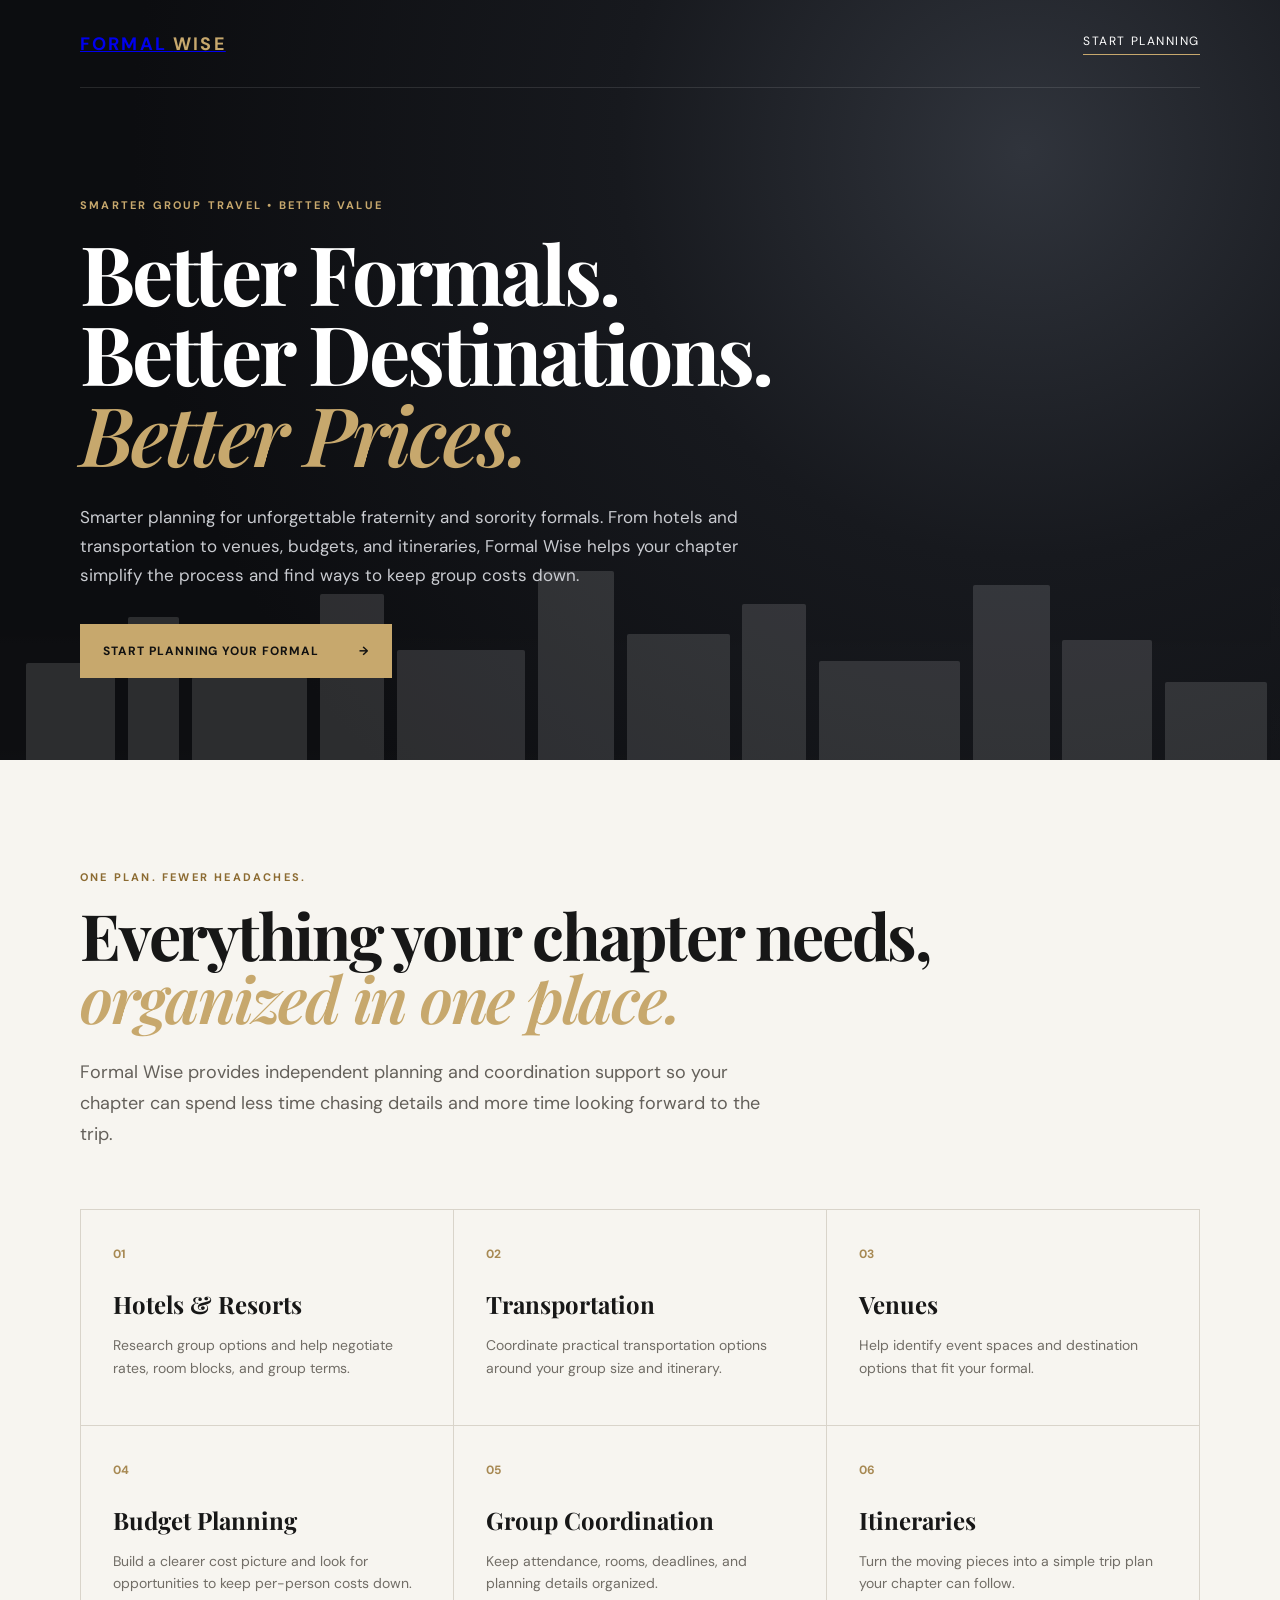
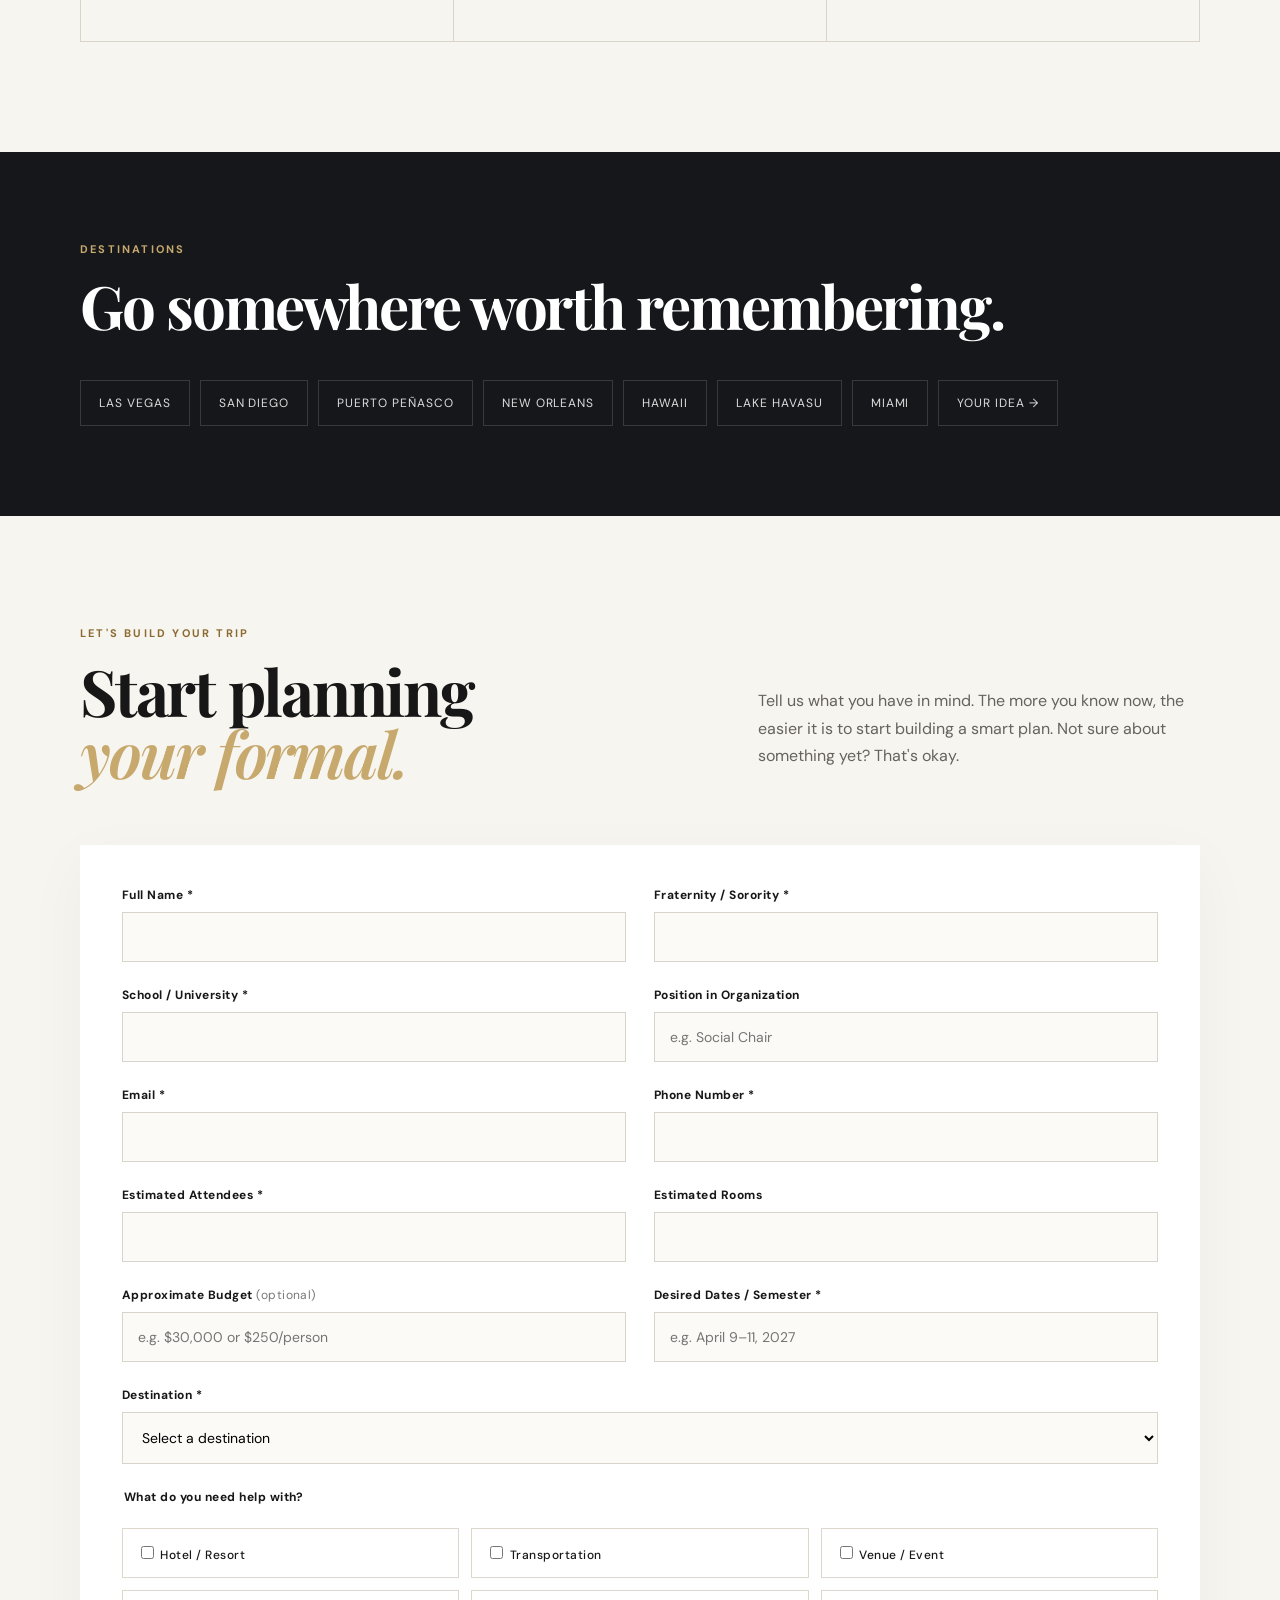
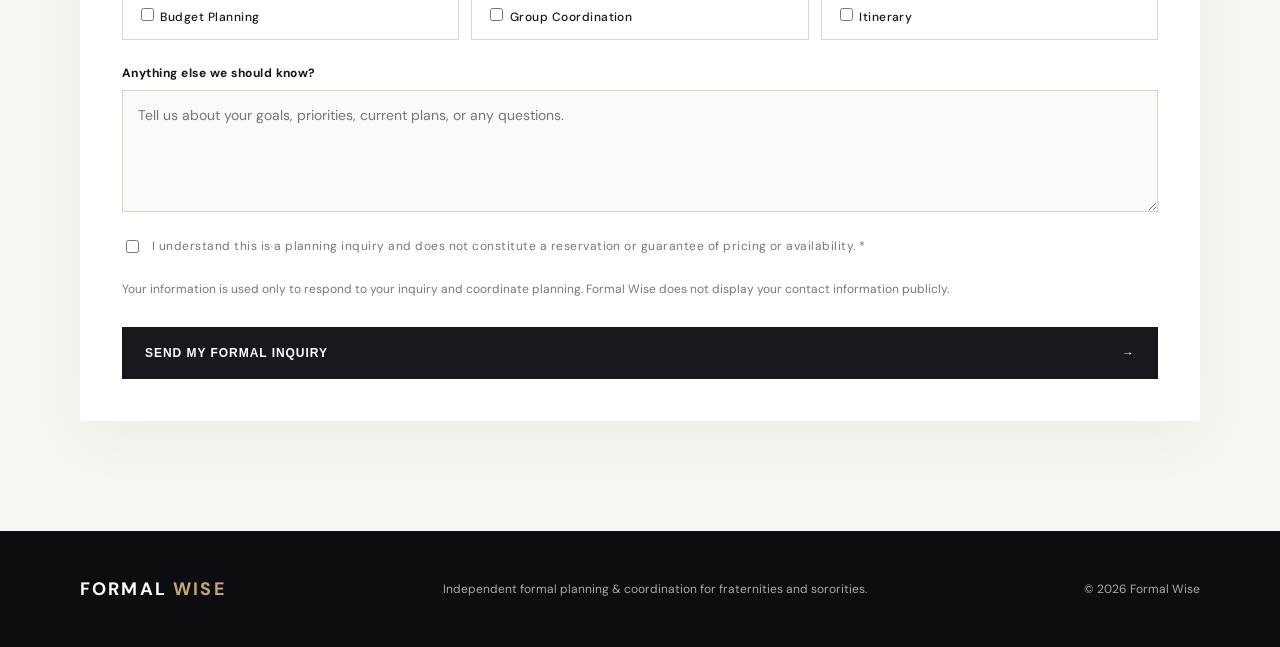
<file: index.html>
<!doctype html>
<html lang="en">
<head>
  <meta charset="utf-8">
  <meta name="viewport" content="width=device-width,initial-scale=1">
  <meta name="description" content="Formal Wise helps fraternities and sororities plan smarter destination formals with hotel negotiation, transportation, venues, budgets, group coordination, and itineraries.">
  <title>Formal Wise | Smarter Formal Planning</title>
  <link rel="preconnect" href="https://fonts.googleapis.com">
  <link rel="preconnect" href="https://fonts.gstatic.com" crossorigin>
  <link href="https://fonts.googleapis.com/css2?family=DM+Sans:wght@400;500;600;700&family=Playfair+Display:wght@600;700&display=swap" rel="stylesheet">
  <link rel="stylesheet" href="styles.css">
</head>
<body>
  <header class="hero">
    <nav class="nav wrap">
      <a class="brand" href="#top" aria-label="Formal Wise home">FORMAL <span>WISE</span></a>
      <a class="nav-cta" href="#plan">START PLANNING</a>
    </nav>

    <div class="hero-content wrap" id="top">
      <p class="eyebrow">SMARTER GROUP TRAVEL • BETTER VALUE</p>
      <h1>Better Formals.<br>Better Destinations.<br><em>Better Prices.</em></h1>
      <p class="hero-copy">Smarter planning for unforgettable fraternity and sorority formals. From hotels and transportation to venues, budgets, and itineraries, Formal Wise helps your chapter simplify the process and find ways to keep group costs down.</p>
      <a class="button primary" href="#plan">START PLANNING YOUR FORMAL <span>→</span></a>
    </div>

    <div class="skyline" aria-hidden="true">
      <span style="--x:2%;--w:7%;--h:42%"></span><span style="--x:10%;--w:4%;--h:62%"></span>
      <span style="--x:15%;--w:9%;--h:36%"></span><span style="--x:25%;--w:5%;--h:72%"></span>
      <span style="--x:31%;--w:10%;--h:48%"></span><span style="--x:42%;--w:6%;--h:82%"></span>
      <span style="--x:49%;--w:8%;--h:55%"></span><span style="--x:58%;--w:5%;--h:68%"></span>
      <span style="--x:64%;--w:11%;--h:43%"></span><span style="--x:76%;--w:6%;--h:76%"></span>
      <span style="--x:83%;--w:7%;--h:52%"></span><span style="--x:91%;--w:8%;--h:34%"></span>
    </div>
  </header>

  <main>
    <section class="intro wrap">
      <p class="eyebrow dark">ONE PLAN. FEWER HEADACHES.</p>
      <h2>Everything your chapter needs,<br><em>organized in one place.</em></h2>
      <p class="lead">Formal Wise provides independent planning and coordination support so your chapter can spend less time chasing details and more time looking forward to the trip.</p>

      <div class="services">
        <article><b>01</b><h3>Hotels & Resorts</h3><p>Research group options and help negotiate rates, room blocks, and group terms.</p></article>
        <article><b>02</b><h3>Transportation</h3><p>Coordinate practical transportation options around your group size and itinerary.</p></article>
        <article><b>03</b><h3>Venues</h3><p>Help identify event spaces and destination options that fit your formal.</p></article>
        <article><b>04</b><h3>Budget Planning</h3><p>Build a clearer cost picture and look for opportunities to keep per-person costs down.</p></article>
        <article><b>05</b><h3>Group Coordination</h3><p>Keep attendance, rooms, deadlines, and planning details organized.</p></article>
        <article><b>06</b><h3>Itineraries</h3><p>Turn the moving pieces into a simple trip plan your chapter can follow.</p></article>
      </div>
    </section>

    <section class="destinations">
      <div class="wrap">
        <p class="eyebrow">DESTINATIONS</p>
        <h2>Go somewhere worth remembering.</h2>
        <div class="destination-list">
          <span>LAS VEGAS</span><span>SAN DIEGO</span><span>PUERTO PEÑASCO</span><span>NEW ORLEANS</span>
          <span>HAWAII</span><span>LAKE HAVASU</span><span>MIAMI</span><span>YOUR IDEA →</span>
        </div>
      </div>
    </section>

    <section class="plan wrap" id="plan">
      <div class="form-heading">
        <div>
          <p class="eyebrow dark">LET'S BUILD YOUR TRIP</p>
          <h2>Start planning<br><em>your formal.</em></h2>
        </div>
        <p>Tell us what you have in mind. The more you know now, the easier it is to start building a smart plan. Not sure about something yet? That's okay.</p>
      </div>

      <!-- FORM SETUP:
           Replace YOUR_FORMSPREE_ID in the action below after creating a free Formspree form.
           Your private receiving email is NOT stored in this public website code. -->
      <form class="inquiry-form" action="https://formspree.io/f/mbgdaelb" method="POST">
        <input type="hidden" name="_subject" value="New Formal Wise Inquiry">

        <div class="field"><label for="name">Full Name *</label><input id="name" name="Full Name" required autocomplete="name"></div>
        <div class="field"><label for="org">Fraternity / Sorority *</label><input id="org" name="Fraternity or Sorority" required></div>
        <div class="field"><label for="school">School / University *</label><input id="school" name="School or University" required></div>
        <div class="field"><label for="position">Position in Organization</label><input id="position" name="Position" placeholder="e.g. Social Chair"></div>
        <div class="field"><label for="email">Email *</label><input id="email" type="email" name="Email" required autocomplete="email"></div>
        <div class="field"><label for="phone">Phone Number *</label><input id="phone" type="tel" name="Phone Number" required autocomplete="tel"></div>
        <div class="field"><label for="attendees">Estimated Attendees *</label><input id="attendees" type="number" min="1" name="Estimated Attendees" required></div>
        <div class="field"><label for="rooms">Estimated Rooms</label><input id="rooms" type="number" min="0" name="Estimated Rooms"></div>
        <div class="field"><label for="budget">Approximate Budget <span>(optional)</span></label><input id="budget" name="Approximate Budget" placeholder="e.g. $30,000 or $250/person"></div>
        <div class="field"><label for="dates">Desired Dates / Semester *</label><input id="dates" name="Desired Dates or Semester" placeholder="e.g. April 9–11, 2027" required></div>

        <div class="field full">
          <label for="destination">Destination *</label>
          <select id="destination" name="Destination" required>
            <option value="" selected disabled>Select a destination</option>
            <option>Las Vegas</option><option>San Diego</option><option>Puerto Peñasco</option>
            <option>New Orleans</option><option>Hawaii</option><option>Lake Havasu</option>
            <option>Miami</option><option>Other</option>
          </select>
        </div>
        <div class="field full hidden" id="other-wrap"><label for="other">Where are you thinking?</label><input id="other" name="Other Destination"></div>

        <fieldset class="full">
          <legend>What do you need help with?</legend>
          <div class="checks">
            <label><input type="checkbox" name="Needs" value="Hotel / Resort"> Hotel / Resort</label>
            <label><input type="checkbox" name="Needs" value="Transportation"> Transportation</label>
            <label><input type="checkbox" name="Needs" value="Venue / Event"> Venue / Event</label>
            <label><input type="checkbox" name="Needs" value="Budget Planning"> Budget Planning</label>
            <label><input type="checkbox" name="Needs" value="Group Coordination"> Group Coordination</label>
            <label><input type="checkbox" name="Needs" value="Itinerary"> Itinerary</label>
          </div>
        </fieldset>

        <div class="field full"><label for="details">Anything else we should know?</label><textarea id="details" name="Additional Details" rows="5" placeholder="Tell us about your goals, priorities, current plans, or any questions."></textarea></div>

        <label class="consent full"><input type="checkbox" required> <span>I understand this is a planning inquiry and does not constitute a reservation or guarantee of pricing or availability. *</span></label>
        <p class="privacy full">Your information is used only to respond to your inquiry and coordinate planning. Formal Wise does not display your contact information publicly.</p>

        <button class="button submit full" type="submit">SEND MY FORMAL INQUIRY <span>→</span></button>
      </form>
    </section>
  </main>

  <footer>
    <div class="wrap footer-inner">
      <div class="brand">FORMAL <span>WISE</span></div>
      <p>Independent formal planning & coordination for fraternities and sororities.</p>
      <p>© <span id="year"></span> Formal Wise</p>
    </div>
  </footer>
  <script src="script.js"></script>
  <script>
    (() => {
      const form = document.querySelector('.inquiry-form');
      if (!form) return;
      const button = form.querySelector('button[type="submit"]');
      const error = document.createElement('p');
      error.setAttribute('role', 'alert');
      error.style.cssText = 'grid-column:1/-1;color:#a52d2d;font-weight:600;display:none;';
      error.textContent = 'Your inquiry could not be sent. Please check your connection and try again.';
      button.insertAdjacentElement('afterend', error);
      let submitting = false;
      form.addEventListener('submit', async (event) => {
        event.preventDefault();
        if (submitting || !form.reportValidity()) return;
        submitting = true;
        error.style.display = 'none';
        button.disabled = true;
        button.textContent = 'SENDING YOUR INQUIRY…';
        try {
          const response = await fetch(form.action, {
            method: 'POST',
            body: new FormData(form),
            headers: { Accept: 'application/json' }
          });
          if (!response.ok) throw new Error('Submission failed');
          form.reset();
          sessionStorage.setItem('formalWiseSubmitted', '1');
          window.location.replace('thanks.html');
        } catch (e) {
          error.style.display = 'block';
          button.disabled = false;
          button.innerHTML = 'SEND MY FORMAL INQUIRY <span>→</span>';
          submitting = false;
        }
      });
      window.addEventListener('pageshow', () => {
        if (sessionStorage.getItem('formalWiseSubmitted') === '1') {
          form.reset();
          sessionStorage.removeItem('formalWiseSubmitted');
        }
      });
    })();
  </script>
</body>
</html>
</file>
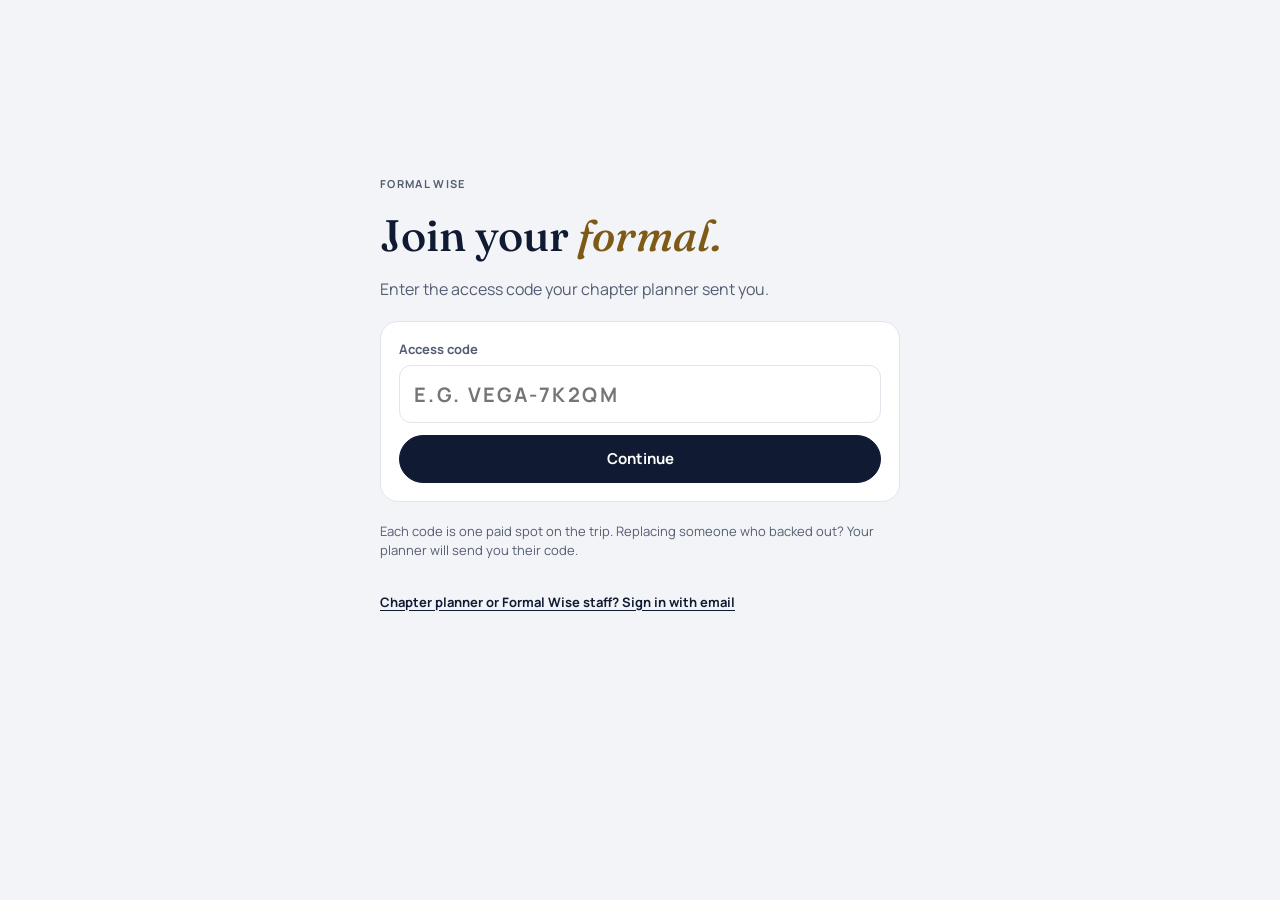
<file: app/index.html>
<!doctype html>
<html lang="en">
<head>
<meta charset="utf-8">
<meta name="viewport" content="width=device-width, initial-scale=1, viewport-fit=cover">
<meta name="format-detection" content="telephone=no">
<title>Formal Wise</title>
<link rel="preconnect" href="https://fonts.googleapis.com">
<link rel="stylesheet" href="https://fonts.googleapis.com/css2?family=Fraunces:ital,opsz,wght@0,9..144,500;0,9..144,600;1,9..144,500&family=Manrope:wght@400;500;600;700&display=swap">
<style>
/* Layout: one app column; a test-mode role bar on top, member screens with a bottom tab bar, planner/admin as wider single-column consoles. */
:root{
  --bg:#F3F4F7; --surface:#FFFFFF; --ink:#101B33; --muted:#545D72; --line:#E1E4EB; --soft:#EDF0F5;
  --hero:#101B33; --on-hero:#FFFFFF; --on-hero-muted:#C9CFDB;
  --gold:#C9963A; --gold-ink:#7E5A17; --ok:#1F5FBF; --warn:#A9520D; --warn-bg:#FCF1E4;
  --btn:#101B33; --on-btn:#FFFFFF;
  --display:"Fraunces", Georgia, "Times New Roman", serif;
  --body:"Manrope", system-ui, -apple-system, "Segoe UI", sans-serif;
}
@media (prefers-color-scheme: dark){:root:not([data-theme="light"]){
  --bg:#0B1222; --surface:#141D33; --ink:#EEF1F7; --muted:#A3ACBF; --line:#26324F; --soft:#1B2642;
  --hero:#1C2949; --on-hero:#FFFFFF; --on-hero-muted:#C2CADB;
  --gold:#D9A94F; --gold-ink:#E6BD6C; --ok:#86ADF2; --warn:#F2A766; --warn-bg:#2F2213;
  --btn:#EEF1F7; --on-btn:#0B1222; color-scheme:dark}}
:root[data-theme="dark"]{
  --bg:#0B1222; --surface:#141D33; --ink:#EEF1F7; --muted:#A3ACBF; --line:#26324F; --soft:#1B2642;
  --hero:#1C2949; --on-hero:#FFFFFF; --on-hero-muted:#C2CADB;
  --gold:#D9A94F; --gold-ink:#E6BD6C; --ok:#86ADF2; --warn:#F2A766; --warn-bg:#2F2213;
  --btn:#EEF1F7; --on-btn:#0B1222; color-scheme:dark}
html,body{height:100%}
body{background:var(--bg);color:var(--ink);font-family:var(--body);font-size:15px;line-height:1.45}
*{box-sizing:border-box}
button,input,select,textarea{font:inherit;color:inherit}
button{cursor:pointer}
:focus-visible{outline:2px solid var(--gold);outline-offset:2px}
h1,h2,h3{margin:0;text-wrap:balance}
.rolebar{position:sticky;top:0;z-index:5;background:var(--surface);border-bottom:1px solid var(--line);padding-block:8px;padding-left:max(16px,var(--safe-area-inset-left,env(safe-area-inset-left,0px)));padding-right:max(16px,var(--safe-area-inset-right,env(safe-area-inset-right,0px)))}
.rolebar-in{max-width:1040px;margin:0 auto;display:flex;flex-wrap:wrap;gap:10px;align-items:center;justify-content:space-between}
.tm{font-size:11px;font-weight:700;letter-spacing:.12em;color:var(--muted)}
.seg{display:flex;gap:4px;background:var(--soft);padding:4px;border-radius:14px}
.seg button{min-height:40px;padding:0 14px;border:none;border-radius:10px;background:transparent;font-weight:700;font-size:14px}
.seg button[aria-pressed="true"]{background:var(--btn);color:var(--on-btn)}
.wrap{padding-block:20px 120px;padding-left:max(16px,var(--safe-area-inset-left,env(safe-area-inset-left,0px)));padding-right:max(16px,var(--safe-area-inset-right,env(safe-area-inset-right,0px)))}
.col{margin:0 auto;display:flex;flex-direction:column;gap:16px}
.col.narrow{max-width:520px}.col.wide{max-width:1040px}
.eyebrow{font-size:12px;font-weight:700;letter-spacing:.08em;color:var(--muted);text-transform:uppercase}
.h1{font-family:var(--display);font-weight:500;font-size:32px;line-height:1.1}
.h1 em{font-style:italic}
.card{background:var(--surface);border:1px solid var(--line);border-radius:18px;padding:18px;display:flex;flex-direction:column;gap:12px;min-width:0}
.card.strong{border:2px solid var(--ink)}
.hero{background:var(--hero);color:var(--on-hero);border-radius:20px;padding:22px;display:flex;flex-direction:column;gap:16px}
.hero .eyebrow{color:var(--on-hero-muted)}
.hero .place{font-family:var(--display);font-size:34px;line-height:1.05;font-weight:500}
.hero .place em{color:var(--gold);font-style:italic}
.tiles{display:grid;grid-template-columns:repeat(auto-fit,minmax(130px,1fr));gap:10px}
.tile{background:rgba(255,255,255,.08);border-radius:14px;padding:12px}
.tile b{display:block;font-family:var(--display);font-size:28px;font-weight:600;font-variant-numeric:tabular-nums}
.tile span{font-size:12px;color:var(--on-hero-muted)}
.countdown{background:rgba(255,255,255,.08);border:1px solid rgba(255,255,255,.14);border-radius:20px;padding:14px 12px 16px;display:flex;flex-direction:column;gap:10px}
.cd-grid{display:grid;grid-template-columns:repeat(4,minmax(0,1fr));gap:4px;text-align:center}
.cd-grid b{display:block;font-family:var(--display);font-size:clamp(24px,7.5vw,34px);font-weight:600;line-height:1;font-variant-numeric:tabular-nums}
.cd-grid span{display:block;margin-top:5px;font-size:10px;font-weight:700;letter-spacing:.1em;text-transform:uppercase;color:var(--on-hero-muted)}
.cd-cap{text-align:center;font-size:15px;line-height:1.45;color:var(--on-hero-muted)}
.cd-ev{display:block;font-size:19px;font-weight:700;color:var(--on-hero);margin-top:2px}
.cd-when{display:block;font-size:16px;font-weight:600;color:var(--on-hero)}
.cd-none{text-align:center;font-family:var(--display);font-size:24px;padding:6px 0}
.stat{background:var(--surface);border:1px solid var(--line);border-radius:16px;padding:16px;display:flex;flex-direction:column;gap:4px}
.stat b{font-family:var(--display);font-size:30px;font-weight:500;font-variant-numeric:tabular-nums}
.stat span{font-size:13px;color:var(--muted);font-weight:600}
.btn{min-height:48px;padding:0 18px;border-radius:24px;border:1px solid var(--btn);background:var(--btn);color:var(--on-btn);font-weight:700;font-size:15px;display:inline-flex;align-items:center;justify-content:center;gap:8px}
.btn.ghost{background:var(--surface);color:var(--ink);border-color:var(--ink)}
.btn.gold{background:var(--gold);border-color:var(--gold);color:#101B33}
.btn.sm{min-height:40px;padding:0 14px;font-size:14px}
.btn.danger{background:var(--surface);color:var(--warn);border-color:var(--warn)}
.btn[disabled]{opacity:.5;cursor:default}
.row{display:flex;flex-wrap:wrap;gap:8px;align-items:center}
.between{display:flex;flex-wrap:wrap;gap:10px;justify-content:space-between;align-items:center}
.field{display:flex;flex-direction:column;gap:6px;min-width:0}
.field label{font-size:13px;font-weight:700;color:var(--muted)}
.input{min-height:48px;width:100%;border-radius:12px;border:1px solid var(--line);background:var(--surface);padding:0 14px;font-size:16px}
textarea.input{min-height:90px;padding:12px 14px;resize:vertical}
.grid2{display:grid;grid-template-columns:repeat(auto-fit,minmax(200px,1fr));gap:12px}
.pill{display:inline-flex;align-items:center;min-height:26px;padding:0 10px;border-radius:13px;font-size:12px;font-weight:700;background:var(--soft);color:var(--ink)}
.pill.ok{color:var(--ok)}.pill.warn{background:var(--warn-bg);color:var(--warn)}
.muted{color:var(--muted)}.small{font-size:13px}
.note{background:var(--warn-bg);color:var(--warn);border-radius:14px;padding:12px 14px;font-size:14px;font-weight:600}
.info{background:var(--soft);border-radius:14px;padding:12px 14px;font-size:14px;color:var(--ink)}
.list{display:flex;flex-direction:column}
.li{display:flex;align-items:center;gap:12px;min-height:56px;padding:8px 0;border-top:1px solid var(--line)}
.li:first-child{border-top:none}
.av{width:38px;height:38px;flex:none;border-radius:19px;background:var(--soft);display:flex;align-items:center;justify-content:center;font-size:12px;font-weight:700}
.grow{flex:1;min-width:0}
.todo{display:flex;align-items:center;gap:12px;min-height:52px;width:100%;background:none;border:none;border-top:1px solid var(--line);text-align:left;padding:6px 0}
.check{width:24px;height:24px;flex:none;border-radius:12px;border:2px solid var(--line);display:flex;align-items:center;justify-content:center}
.check.on{background:var(--ink);border-color:var(--ink);color:var(--bg)}
.groups{display:grid;grid-template-columns:repeat(auto-fill,minmax(150px,1fr));gap:10px}
.group{border:1px solid var(--line);border-radius:14px;padding:12px;display:flex;flex-direction:column;gap:8px;background:var(--surface)}
.group.mine{border:2px solid var(--ink)}
.codes{display:grid;grid-template-columns:repeat(auto-fill,minmax(150px,1fr));gap:8px}
.code{font-family:ui-monospace,"SF Mono",Menlo,Consolas,monospace;font-weight:700;letter-spacing:.06em;background:var(--soft);border-radius:10px;padding:8px 10px;display:flex;justify-content:space-between;align-items:center;gap:6px;min-height:44px;border:none;width:100%;text-align:left}
details.fold>summary{list-style:none;cursor:pointer;display:flex;justify-content:space-between;align-items:center;gap:10px;min-height:44px}
details.fold>summary::-webkit-details-marker{display:none}
details.fold .chev{width:10px;height:10px;border-right:2px solid var(--muted);border-bottom:2px solid var(--muted);transform:rotate(45deg);transition:transform .15s;flex:none;margin-right:6px}
details.fold[open] .chev{transform:rotate(-135deg)}
.tablewrap{overflow-x:auto;min-width:0;max-width:100%}
table{width:100%;min-width:720px;border-collapse:collapse;font-size:14px}
th{text-align:left;font-size:12px;letter-spacing:.06em;color:var(--muted);padding:10px 8px;border-bottom:1px solid var(--line)}
td{padding:10px 8px;border-bottom:1px solid var(--line);vertical-align:top}
.tabs{position:fixed;left:0;right:0;bottom:0;z-index:5;background:var(--surface);border-top:1px solid var(--line);padding-top:6px;padding-bottom:calc(8px + var(--safe-area-inset-bottom,env(safe-area-inset-bottom,0px)));padding-left:max(8px,var(--safe-area-inset-left,env(safe-area-inset-left,0px)));padding-right:max(8px,var(--safe-area-inset-right,env(safe-area-inset-right,0px)))}
.tabs-in{max-width:520px;margin:0 auto;display:grid;grid-template-columns:repeat(5,minmax(0,1fr))}
.tabs button{min-height:52px;border:none;background:none;display:flex;flex-direction:column;align-items:center;justify-content:center;gap:3px;font-size:11px;font-weight:600;color:var(--muted)}
.tabs button[aria-current="page"]{color:var(--ink);font-weight:800}
.toast{position:fixed;left:50%;transform:translateX(-50%);bottom:calc(92px + var(--safe-area-inset-bottom,env(safe-area-inset-bottom,0px)));z-index:9;background:var(--btn);color:var(--on-btn);padding:12px 18px;border-radius:14px;font-weight:600;font-size:14px;max-width:min(92vw,460px);box-shadow:0 8px 24px rgba(0,0,0,.18)}
.join{min-height:calc(100vh - 140px);display:flex;flex-direction:column;justify-content:center;gap:20px}
.big{font-family:var(--display);font-size:44px;line-height:1.05;font-weight:500}
.big em{font-style:italic;color:var(--gold-ink)}
.codein{min-height:58px;font-size:20px;font-weight:700;letter-spacing:.12em;text-transform:uppercase}
.dayh{font-size:12px;font-weight:700;letter-spacing:.08em;color:var(--gold-ink);padding-top:10px}
.ev{display:flex;gap:14px;padding:12px 0;border-top:1px solid var(--line)}
.ev .t{width:76px;flex:none;font-weight:700;font-variant-numeric:tabular-nums}
.roomshow{display:flex;justify-content:space-between;align-items:center;gap:12px;margin:0 0 10px 50px;padding:12px 14px;border-radius:12px;background:var(--hero);color:var(--on-hero)}
.roomshow b{font-family:var(--display);font-size:26px;font-weight:600}
.sr{position:absolute;width:1px;height:1px;overflow:hidden;clip:rect(0 0 0 0);white-space:nowrap}
.loading{padding:40px 0;text-align:center;color:var(--muted)}
@media (prefers-reduced-motion: no-preference){.toast{animation:pop .18s ease-out}@keyframes pop{from{opacity:0;transform:translate(-50%,8px)}to{opacity:1;transform:translate(-50%,0)}}}
.linkbtn{background:none;border:none;padding:8px 0;min-height:44px;font-weight:700;color:var(--ink);text-decoration:underline;text-underline-offset:3px;text-align:left}
body{margin:0;-webkit-tap-highlight-color:transparent}
[hidden]{display:none!important}
/* Phones: keep content clear of the status bar / notch. */
.rolebar{padding-top:calc(8px + var(--safe-area-inset-top,env(safe-area-inset-top,0px)))}
.wrap{padding-top:calc(20px + var(--safe-area-inset-top,env(safe-area-inset-top,0px)))}
body.has-top .wrap{padding-top:20px}
</style>
<script src="config.js"></script>
<script src="vendor/supabase.js"></script>
</head>
<body>
<div class="rolebar" id="topbar" hidden><div class="rolebar-in">
  <div style="min-width:0"><div class="tm">FORMAL WISE</div><div class="small muted" id="who" style="overflow-wrap:anywhere"></div></div>
  <div class="row"><div class="seg" role="group" aria-label="View as" id="roles"></div><button class="btn ghost sm" data-act="staffout">Sign out</button></div>
</div></div>
<div class="wrap"><div id="view" class="col narrow"><div class="loading">Loading…</div></div></div>
<nav class="tabs" id="tabs" aria-label="Member" hidden><div class="tabs-in" id="tabs-in"></div></nav>
<div class="toast" id="toast" role="status" aria-live="polite" hidden></div>

<script>
(function(){
/* Data comes from Supabase. Every read and write goes through fw_* database functions,
   which check who is signed in: members sign in anonymously and claim a code; planners and admins sign in with an emailed code. */
const st={role:'guest',email:null,me:null,tab:'home',trips:{},codes:{},members:{},loaded:false,netErr:false,fatal:'',
  view:'admin',screen:'join',staff:{step:'email',email:''},
  plannerTrip:'',adminOpen:{},confirm:'',openPerson:'',q:'',detail:'',busy:'',signedOut:false};
function ls(k){try{return localStorage.getItem(k)}catch(e){return null}}
function lsSet(k,v){try{v==null?localStorage.removeItem(k):localStorage.setItem(k,v)}catch(e){}}
st.view=ls('fw.view')==='planner'?'planner':'admin';
let sb=null,pending=false,lastSig='';
const esc=s=>String(s==null?'':s).replace(/[&<>"']/g,c=>({'&':'&amp;','<':'&lt;','>':'&gt;','"':'&quot;',"'":'&#39;'}[c]));
const $=id=>document.getElementById(id);
const initials=n=>(n||'?').split(/\s+/).filter(Boolean).slice(0,2).map(w=>w[0]).join('').toUpperCase();
let toastT;
function toast(msg){const t=$('toast');t.textContent=msg;t.hidden=false;clearTimeout(toastT);toastT=setTimeout(()=>{t.hidden=true},3600)}
function failMsg(e){
  if(e&&e.code==='P0001'&&e.message)return e.message;
  if(e&&e.friendly)return e.message;
  if(e&&/jwt|token|session/i.test(e.message||''))return 'Your sign-in expired. Sign in again.';
  const why=(e&&e.message)||'';
  return 'That didn’t save. Check your connection and try again.'+(why&&!/fetch|network|load failed/i.test(why)?' ('+why.slice(0,120)+')':'')}

/* ---------- server ---------- */
async function api(fn,payload){
  if(!sb)throw new Error('offline');
  const {data,error}=await sb.rpc('fw_'+fn,{p:payload||{}});
  if(error){const e=new Error(error.message||'Request failed');e.code=error.code;throw e}
  return data;
}
async function hasSession(){try{const r=await sb.auth.getSession();return !!(r&&r.data&&r.data.session)}catch(e){return false}}
function applyState(d){
  st.role=d.role||'guest';st.email=d.email||null;st.me=d.me||null;
  st.trips=d.trips||{};st.codes=d.codes||{};st.members=d.members||{};
  if(st.role==='guest'&&ls('fw.lastCode')){st.signedOut=true;lsSet('fw.lastCode',null)}
  if(st.role==='member')st.signedOut=false;
}
function applyGuest(){applyState({role:'guest'})}
/* Load everything this person is allowed to see. Re-renders only when something changed. */
async function load(force){
  let d;
  if(!(await hasSession()))d={role:'guest'};
  else d=await api('get_state',{});
  const sig=JSON.stringify(d);
  st.netErr=false;
  if(!force&&sig===lastSig&&st.loaded)return;
  lastSig=sig;applyState(d);st.loaded=true;schedule();
}
async function refresh(){try{await load(true)}catch(e){}}
async function call(fn,payload,msg){const r=await api(fn,payload);await refresh();pending=false;render();if(msg)toast(typeof msg==='function'?msg(r):msg);return r}
const upd=(tid,patch,msg)=>call('update_trip',{trip:tid,patch},msg);
/* Planner invite emails go out through the invite-planner Edge Function (it holds the Resend key, the app never does). */
async function sendInvites(tid,emails,force){
  let r;
  try{const {data,error}=await sb.functions.invoke('invite-planner',{body:{trip:tid,emails:emails||null,force:!!force}});if(error)throw error;r=data||{}}
  catch(e){r={error:true}}
  await refresh();pending=false;render();return r}
function inviteMsg(r){
  if(!r||r.error||(r.failed&&r.failed.length&&!(r.sent||[]).length))return ' The invite email didn’t send. Use Send invite on the trip to try again.';
  if((r.sent||[]).length)return ' Invite emailed to '+r.sent.join(', ')+'.';
  return ''}

/* ---------- data helpers ---------- */
const tripCodes=id=>Object.entries(st.codes).filter(([,c])=>c.tripId===id).map(([k,c])=>Object.assign({id:k},c)).sort((a,b)=>a.id.localeCompare(b.id));
const tripMembers=id=>Object.entries(st.members).filter(([,m])=>m.tripId===id).map(([k,m])=>Object.assign({id:k},m));
const youDone=m=>!!(m&&m.you&&['name','dob','phone','ecName','ecPhone'].every(k=>m.you[k]));
const dateDone=m=>!!(m&&(m.solo||(m.date&&['name','dob','phone','ecName','ecPhone'].every(k=>m.date[k]))));
const infoDone=m=>youDone(m)&&dateDone(m);
function blankMember(tripId,code,keep){return {tripId,code,you:{},date:{},solo:false,roomId:(keep&&keep.roomId)||'',hotelRoom:(keep&&keep.hotelRoom)||'',paidChapter:false,updatedAt:Date.now()}}
/* Rooms: standard = 2 members + their dates, solo = 1 member + date, penthouse = 2-4 members + dates. Each member holds 2 places: himself and his date. */
function roomsOf(t){if(t&&t.rooms&&t.rooms.length)return t.rooms;const n=(t&&t.groups)||Math.ceil(((t&&t.spots)||4)/4);return Array.from({length:n},(_,i)=>({id:'g'+(i+1),label:'Room '+(i+1),type:'standard',maxMembers:2}))}
const roomIdOf=m=>(m&&(m.roomId||(m.group?'g'+m.group:'')))||'';
const hasDate=m=>!!(m&&!m.solo&&m.date&&m.date.name);
const peopleIn=list=>list.reduce((s,m)=>s+1+(hasDate(m)?1:0),0);
function roomById(t,rid){return roomsOf(t).find(r=>r.id===rid)||null}
function roomLabel(t,rid){const r=roomById(t,rid);return r?r.label:''}
function roomRoster(tripId,rid){return tripMembers(tripId).filter(m=>roomIdOf(m)===rid)}
/* One roommate's hotel number covers the whole room: the most recently saved number in the room wins; the penthouse uses the admin's number. */
function roomNo(t,tripId,rid){if(!rid)return '';const r=roomById(t,rid);if(r&&r.type==='penthouse'&&r.number)return r.number;
  const ro=roomRoster(tripId,rid).filter(x=>x.hotelRoom).sort((a,b)=>(b.hotelAt||0)-(a.hotelAt||0));return ro.length?ro[0].hotelRoom:''}
/* What everyone else sees for a room in People: a solo room gets a plain "Room N" label so it looks like every other room. */
function publicRoomTitle(t,tripId,rid){const r=roomById(t,rid);if(!r||r.type!=='solo')return roomTitle(t,tripId,rid);
  let l=r.label||'';if(!/^Room \d+$/.test(l)){const rs=roomsOf(t),nums=rs.filter(x=>x.type!=='solo'&&x.type!=='penthouse').map(x=>+((/^Room (\d+)$/.exec(x.label||'')||[])[1]||0)),top=Math.max(rs.filter(x=>x.type!=='penthouse').length-rs.filter(x=>x.type==='solo').length,...nums,0);
    l='Room '+(top+1+rs.filter(x=>x.type==='solo').findIndex(x=>x.id===rid))}
  const n=roomNo(t,tripId,rid);return n?l+' - #'+n:l}
function hotelOf(t,m){return m?roomNo(t,m.tripId,roomIdOf(m)):''}
function roomTitle(t,tripId,rid){const l=roomLabel(t,rid);if(!l)return '';const n=roomNo(t,tripId,rid);return n?l+' - #'+n:l}
function pinnedBlock(t,big){const p=t&&t.pinned;if(!p||!p.text)return '';
  if(big)return `<div class="card" style="border:2px solid var(--gold);padding:22px;gap:14px"><div class="row" style="gap:8px;color:var(--gold-ink)"><svg width="20" height="20" viewBox="0 0 24 24" fill="none" stroke="currentColor" stroke-width="2" stroke-linecap="round" stroke-linejoin="round" aria-hidden="true"><path d="M12 17v5M9 3h6l-1 6 4 4H6l4-4z"/></svg><span class="eyebrow" style="color:var(--gold-ink);font-size:13px">Pinned</span></div><div style="white-space:pre-line;font-family:var(--display);font-size:24px;line-height:1.3;font-weight:500">${esc(p.text)}</div></div>`;
  return `<div class="card" style="border:2px solid var(--gold)"><div class="row" style="gap:8px;color:var(--gold-ink)"><svg width="16" height="16" viewBox="0 0 24 24" fill="none" stroke="currentColor" stroke-width="2" stroke-linecap="round" stroke-linejoin="round" aria-hidden="true"><path d="M12 17v5M9 3h6l-1 6 4 4H6l4-4z"/></svg><span class="eyebrow" style="color:var(--gold-ink)">Pinned</span></div><div style="white-space:pre-line;font-weight:600">${esc(p.text)}</div></div>`}
function pinForm(t,tripId){const ph=roomsOf(t).find(r=>r.type==='penthouse'),p=t.pinned;
  return `<form data-form="pin" class="card" novalidate><h2 style="font-size:18px">Pinned announcement</h2><p class="small muted" style="margin:0">Shows at the top of every member’s Home and Trip tabs, above the latest update.</p>
    <input type="hidden" name="trip" value="${esc(tripId)}">
    <div class="field"><label for="pin-${esc(tripId)}">Announcement</label><textarea id="pin-${esc(tripId)}" name="text" class="input" placeholder="e.g. Penthouse: Havasu Landing Resort, Room #1201">${esc(p&&p.text)}</textarea></div>
    <div class="row">${ph?`<button type="button" class="btn ghost sm" data-act="phpin" data-arg="${esc(tripId)}">Use penthouse location</button>`:''}<button class="btn sm" type="submit">${p&&p.text?'Update pin':'Pin it'}</button>${p&&p.text?`<button type="button" class="btn danger sm" data-act="unpin" data-arg="${esc(tripId)}">Unpin</button>`:''}</div></form>`}
const capacity=t=>roomsOf(t).reduce((s,r)=>s+r.maxMembers,0);
const regCap=t=>roomsOf(t).filter(r=>(r.type||'standard')==='standard').reduce((s,r)=>s+r.maxMembers,0);
const phRoom=t=>roomsOf(t).find(r=>r.type==='penthouse')||null;
const regCodes=id=>tripCodes(id).filter(c=>!c.penthouse&&!c.room), phCodes=id=>tripCodes(id).filter(c=>c.penthouse), soloCodes=id=>tripCodes(id).filter(c=>c.room);
function daysTo(start){if(!start)return null;const t=Date.parse(start+'T00:00:00');if(isNaN(t))return null;return Math.max(0,Math.ceil((t-Date.now())/86400000))}
const validSession=()=>st.role==='member'&&st.me&&st.me.code?st.me:null;
const myId=()=>(st.me&&st.me.memberId)||'';

/* ---------- render ---------- */
function isEditing(){const a=document.activeElement;return a&&$('view').contains(a)&&/^(INPUT|TEXTAREA|SELECT)$/.test(a.tagName)}
function schedule(){if(isEditing()){pending=true;return}render()}
document.addEventListener('focusout',()=>setTimeout(()=>{if(pending&&!isEditing()){pending=false;render()}},0));

function render(){st.unlockAt=null;
  const staff=st.role==='admin'||st.role==='planner'||st.role==='staff_unassigned';
  $('topbar').hidden=!staff;document.body.classList.toggle('has-top',staff);
  $('who').textContent=st.email?('Signed in as '+st.email):'';
  $('roles').hidden=st.role!=='admin';
  $('roles').innerHTML=st.role==='admin'?[['admin','Admin'],['planner','Planner view']].map(([r,l])=>`<button data-act="role" data-arg="${r}" aria-pressed="${st.view===r}">${l}</button>`).join(''):'';
  const v=$('view');
  v.className='col '+((st.role==='admin'||st.role==='planner')?'wide':'narrow');
  let html;
  if(st.fatal) html=`<div class="card"><h2 class="h1">App isn’t <em>set up</em></h2><p class="muted" style="margin:0">The Supabase settings are missing from config.js, or the Supabase library didn’t load. Run <b>npm install</b> and <b>npx cap sync</b>, then rebuild.</p></div>`;
  else if(!st.loaded&&st.netErr) html=`<div class="card"><h2 class="h1">Can’t <em>connect</em></h2><p class="muted" style="margin:0">Check your internet connection and try again.</p><button class="btn" data-act="retry">Try again</button></div>`;
  else if(!st.loaded) html='<div class="loading">Loading…</div>';
  else if(st.role==='admin') html=st.view==='planner'?plannerView():adminView();
  else if(st.role==='planner') html=plannerView();
  else if(st.role==='staff_unassigned') html=unassignedView();
  else if(st.role==='member') html=memberView();
  else html=st.screen==='staff'?staffView():joinView();
  v.innerHTML=html;
  tickCountdowns();
  const s=st.role==='member'&&validSession();
  $('tabs').hidden=!s;
  if(s){
    const tabs=[['home','Home','<path d="M3 10.5 12 3l9 7.5V20a1 1 0 0 1-1 1h-5v-6H9v6H4a1 1 0 0 1-1-1z"/>'],
      ['room','Room','<path d="M3 20V8m0 6h18v6M21 14v-2a3 3 0 0 0-3-3h-7v5"/><circle cx="7" cy="11" r="2"/>'],
      ['info','Info','<circle cx="12" cy="8" r="4"/><path d="M4 21a8 8 0 0 1 16 0"/>'],
      ['trip','Trip','<rect x="3" y="4.5" width="18" height="16" rx="2.5"/><path d="M3 9.5h18M8 2.5v4M16 2.5v4"/>'],
      ['people','People','<circle cx="9" cy="8" r="3.5"/><path d="M2.5 20a6.5 6.5 0 0 1 13 0"/><path d="M16 4.5a3.5 3.5 0 0 1 0 7M18 14a6.5 6.5 0 0 1 3.5 6"/>']];
    $('tabs-in').innerHTML=tabs.map(([k,l,p])=>`<button data-act="tab" data-arg="${k}" ${st.tab===k?'aria-current="page"':''}><svg width="22" height="22" viewBox="0 0 24 24" fill="none" stroke="currentColor" stroke-width="1.9" stroke-linecap="round" stroke-linejoin="round" aria-hidden="true">${p}</svg>${l}</button>`).join('');
  }
}

/* ---------- member ---------- */
function memberView(){
  const s=validSession();
  if(!s) return joinView();
  const tripId=s.tripId, trip=st.trips[tripId], m=st.members[s.memberId]||blankMember(tripId,s.code);
  m.code=s.code;
  if(!trip) return `<div class="card">This trip was removed by Formal Wise. <button class="btn ghost sm" data-act="signout">Sign out</button></div>`;
  if(st.tab==='room') return roomTab(trip,tripId,m,s.memberId);
  if(st.tab==='info') return infoTab(m);
  if(st.tab==='trip') return tripTab(trip);
  if(st.tab==='people') return peopleTab(trip,tripId);
  return homeTab(trip,tripId,m);
}
function joinView(){
  return `<div class="join">
    <div class="tm">FORMAL WISE</div>
    <h1 class="big">Join your <em>formal.</em></h1>
    <p class="muted" style="margin:0;font-size:16px">Enter the access code your chapter planner sent you.</p>
    ${st.signedOut?'<div class="note">You were signed out. If your planner reset your sign-in, just enter your code again. If your spot was transferred, contact your planner.</div>':''}
    <form data-form="join" class="card" novalidate>
      <div class="field"><label for="jcode">Access code</label>
      <input id="jcode" name="code" class="input codein" autocomplete="one-time-code" autocapitalize="characters" spellcheck="false" placeholder="e.g. VEGA-7K2QM" required></div>
      <button class="btn" type="submit" ${st.busy==='join'?'disabled':''}>${st.busy==='join'?'Checking…':'Continue'}</button>
    </form>
    <p class="small muted" style="margin:0">Each code is one paid spot on the trip. Replacing someone who backed out? Your planner will send you their code.</p>
    <button class="linkbtn small" data-act="staffscreen">Chapter planner or Formal Wise staff? Sign in with email</button>
  </div>`;
}
function staffView(){
  const s=st.staff;
  if(s.step==='code')return `<div class="join">
    <div class="tm">FORMAL WISE · STAFF</div>
    <h1 class="big">Check your <em>email.</em></h1>
    <p class="muted" style="margin:0;font-size:16px">We sent a sign-in code to <b>${esc(s.email)}</b>. It can take a minute to arrive, and it might land in spam.</p>
    <form data-form="staffcode" class="card" novalidate>
      <div class="field"><label for="otp">Sign-in code</label>
      <input id="otp" name="token" class="input codein" inputmode="numeric" autocomplete="one-time-code" maxlength="10" placeholder="123456" required></div>
      <button class="btn" type="submit" ${st.busy==='otp'?'disabled':''}>${st.busy==='otp'?'Checking…':'Sign in'}</button>
    </form>
    <div class="row"><button class="linkbtn small" data-act="staffresend">Send a new code</button><button class="linkbtn small" data-act="staffemail">Use a different email</button></div>
  </div>`;
  return `<div class="join">
    <div class="tm">FORMAL WISE · STAFF</div>
    <h1 class="big">Planner <em>sign in.</em></h1>
    <p class="muted" style="margin:0;font-size:16px">Use the personal email (like @gmail.com) Formal Wise has on file for your chapter. We’ll email you a code, no password needed.</p>
    <form data-form="staffemail" class="card" novalidate>
      <div class="field"><label for="semail">Email</label>
      <input id="semail" name="email" type="email" class="input" autocomplete="email" autocapitalize="none" spellcheck="false" placeholder="you@gmail.com" value="${esc(s.email)}" required></div>
      <button class="btn" type="submit" ${st.busy==='otp'?'disabled':''}>${st.busy==='otp'?'Sending…':'Email me a code'}</button>
    </form>
    <button class="linkbtn small" data-act="joinscreen">Have an access code? Join as a member</button>
  </div>`;
}
function unassignedView(){
  return `<div class="join">
    <div class="tm">FORMAL WISE</div>
    <h1 class="big">You’re <em>signed in.</em></h1>
    <div class="card"><p style="margin:0"><b>${esc(st.email||'')}</b> isn’t linked to a trip yet.</p>
      <p class="small muted" style="margin:0">Ask Formal Wise to add this email as your chapter’s planner. Once they do, tap Check again.</p>
      <div class="row"><button class="btn" data-act="retry">Check again</button></div></div>
  </div>`;
}
/* Itinerary events carry a calendar date + clock time; the countdown always targets the next one that hasn't happened yet. */
function evAt(e){if(!e||!e.date)return null;const t=Date.parse(e.date+'T'+(/^\d\d:\d\d$/.test(e.time||'')?e.time:'00:00')+':00');return isNaN(t)?null:t}
function sortedItin(t){return ((t&&t.itinerary)||[]).slice().sort((a,b)=>(evAt(a)??Infinity)-(evAt(b)??Infinity))}
function evDay(e){const a=evAt(e);return a?new Date(a).toLocaleDateString([], {weekday:'short',month:'short',day:'numeric'}):(e.day||'')}
function evTime(e){const a=evAt(e);return a?new Date(a).toLocaleTimeString([], {hour:'numeric',minute:'2-digit'}):(e.time||'')}
function nextEvent(t){const now=Date.now();return sortedItin(t).find(e=>{const a=evAt(e);return a&&a>now})||null}
function heroBlock(trip){
  const ev=nextEvent(trip), startT=trip.start?Date.parse(trip.start+'T00:00:00'):NaN, now=Date.now();
  let target=null,cap='',label='';
  if(ev){target=evAt(ev);label='Countdown to '+ev.title;cap=`until<span class="cd-ev">${esc(ev.title)}</span><span class="cd-when">${esc(evDay(ev))} · ${esc(evTime(ev))}</span>${ev.place?'<span class="cd-when" style="font-weight:500">'+esc(ev.place)+'</span>':''}`}
  else if(!isNaN(startT)&&startT>now){target=startT;label='Countdown to departure';cap='until departure'}
  const started=sortedItin(trip).some(e=>evAt(e))||(!isNaN(startT)&&startT<=now);
  const t=target==null?NaN:target;
  const unit=(u,l)=>`<div><b data-u="${u}">--</b><span>${l}</span></div>`;
  return `<div class="hero">
    <div style="display:flex;flex-direction:column;gap:6px">
      <div class="eyebrow">${esc(trip.chapter)}${trip.school?' · '+esc(trip.school):''}</div>
      <div class="place">${esc(trip.destination)}</div>
      ${trip.resort?`<div style="color:var(--on-hero);font-weight:600;font-size:17px">${esc(trip.resort)}</div>`:''}
      <div style="color:var(--on-hero-muted)">${esc(trip.dates||'Dates to be announced')}</div>
    </div>
    <div class="countdown" ${isNaN(t)?'':`data-countdown="${t}"`} role="timer" aria-label="${esc(label||'Countdown')}">
      ${isNaN(t)?`<div class="cd-none">${started?'Enjoy the trip!':'First event coming soon'}</div>`:`<div class="cd-grid">${unit('d','Days')}${unit('h','Hours')}${unit('m','Min')}${unit('s','Sec')}</div><div class="cd-cap">${cap}</div>`}
    </div></div>`;
}
/* Room selection: unlocks automatically 2 days after the planner's info due date (date names + emergency contacts), or when the planner opens it early. */
const DAY=864e5;
function fmtPhone(v){const d=String(v||'').replace(/\D/g,'');const x=d.length===11&&d[0]==='1'?d.slice(1):d;return x.length===10?'('+x.slice(0,3)+') '+x.slice(3,6)+'-'+x.slice(6):String(v||'')}
function longDay(ts){const d=new Date(ts),n=d.getDate(),sfx=(n%100>=11&&n%100<=13)?'th':({1:'st',2:'nd',3:'rd'}[n%10]||'th');return d.toLocaleDateString([], {month:'long'})+' '+n+sfx}
const placeName=t=>(t&&(t.resort||t.destination))||'';
/* One sign-up window covers rooms, roommates, date names and emergency contacts: it opens on openDay and closes at the end of closeDay. */
const dayTs=d=>{const t=Date.parse(String(d||'')+'T00:00:00');return isNaN(t)?null:t};
function winOpenAt(t){if(!t)return null;const o=dayTs(t.openDay)||dayTs(t.roomsUnlock);if(o)return o;const d=dayTs(t.infoDue);return d?d+2*DAY:null}
function winCloseAt(t){const c=t&&dayTs(t.closeDay);return c?c+DAY:null}
function winState(t){if(t&&t.roomsOverride==='open')return 'open';if(t&&t.roomsOverride==='closed')return 'closed';const o=winOpenAt(t),c=winCloseAt(t),n=Date.now();if(o==null)return 'unset';if(n<o)return 'before';if(c!=null&&n>=c)return 'closed';return 'open'}
function nextTransition(t){if(t&&t.roomsOverride)return null;const n=Date.now(),o=winOpenAt(t),c=winCloseAt(t);if(o&&n<o)return o;if(c&&n<c)return c;return null}
function roomsOpenAt(t){return winOpenAt(t)}
const isoDay=ts=>{const d=new Date(ts);return d.getFullYear()+'-'+String(d.getMonth()+1).padStart(2,'0')+'-'+String(d.getDate()).padStart(2,'0')};
function roomsOpen(t){return winState(t)==='open'}
/* One window: room selection and date info open on the same day and close at the end of the same day.
   A member's own info is open from the start and closes with that window. */
const dateDueOf=t=>(t&&t.closeDay)||'';
function youDueAt(t){return winCloseAt(t)}
function dateCloseAt(t){return winCloseAt(t)}
function dateOpen(t){return winState(t)==='open'}
function youOpen(t){return winState(t)!=='closed'}
/* What to say about date info when it isn't open. */
function dateShutTxt(t){const ws=winState(t),oa=winOpenAt(t);return ws==='closed'?'Date info closed':ws==='before'&&oa?'Opens '+fmtDay(oa):'Opens with room selection'}
function dobOf(f,p){const y=String(f.get(p+'dobY')||''),mo=String(f.get(p+'dobM')||''),d=String(f.get(p+'dobD')||'');if(!y||!mo||!d)return '';const dt=new Date(+y,+mo-1,+d);return dt.getMonth()===+mo-1?y+'-'+mo+'-'+d:'bad'}
function personFrom(f,p){return {name:String(f.get(p+'name')||'').trim(),dob:dobOf(f,p),phone:String(f.get(p+'phone')||'').trim(),ecName:String(f.get(p+'ecName')||'').trim(),ecPhone:String(f.get(p+'ecPhone')||'').trim()}}
const CHECK_SVG='<svg width="22" height="22" viewBox="0 0 24 24" fill="none" stroke="currentColor" stroke-width="2.4" stroke-linecap="round" stroke-linejoin="round" aria-hidden="true"><circle cx="12" cy="12" r="10"/><path d="m8 12 3 3 5-6"/></svg>';
const LOCK_SVG='<svg width="22" height="22" viewBox="0 0 24 24" fill="none" stroke="currentColor" stroke-width="2" stroke-linecap="round" stroke-linejoin="round" aria-hidden="true"><rect x="4" y="11" width="16" height="10" rx="2"/><path d="M8 11V7a4 4 0 0 1 8 0v4"/></svg>';
const fmtDay=ts=>new Date(ts).toLocaleDateString([], {weekday:'short',month:'short',day:'numeric'});
const dueTxt=t=>{const c=t&&(dayTs(t.closeDay));return c?fmtDay(c):''};
function tickCountdowns(){if(st.unlockAt&&Date.now()>=st.unlockAt){st.unlockAt=null;schedule()}document.querySelectorAll('[data-countdown]').forEach(el=>{const diff=+el.dataset.countdown-Date.now();
  if(diff<=0){el.removeAttribute('data-countdown');setTimeout(schedule,0);return}
  const v={d:Math.floor(diff/864e5),h:Math.floor(diff/36e5)%24,m:Math.floor(diff/6e4)%60,s:Math.floor(diff/1e3)%60};
  el.querySelectorAll('[data-u]').forEach(b=>{const u=b.dataset.u;b.textContent=u==='d'?String(v.d):String(v[u]).padStart(2,'0')})})}
setInterval(tickCountdowns,1000);
function updatesBlock(trip,big){const ups=(trip.updates||[]).slice(0,big?2:1);if(!ups.length)return '';
  return `<button class="card" style="text-align:left;${big?'padding:22px;gap:14px':''}" data-act="tab" data-arg="trip"><div class="eyebrow">${big&&ups.length>1?'Latest updates':'Latest update'}</div>
    ${ups.map((u,i)=>`<div style="${i?'border-top:1px solid var(--line);padding-top:12px':''}"><div style="${big?'font-size:19px;line-height:1.45;font-weight:600':''}">${esc(u.text)}</div><div class="small muted">${new Date(u.at).toLocaleString([], {month:'short',day:'numeric',hour:'numeric',minute:'2-digit'})}</div></div>`).join('')}</button>`}
function homeTab(trip,tripId,m){
  const rid=roomIdOf(m), hr=hotelOf(trip,m);
  const ws=winState(trip), oa=winOpenAt(trip), ce=winCloseAt(trip), dOpen=dateOpen(trip), dc=dateCloseAt(trip);
  {const nt=nextTransition(trip);if(nt)st.unlockAt=st.unlockAt?Math.min(st.unlockAt,nt):nt}
  if(dc&&dc>Date.now())st.unlockAt=st.unlockAt?Math.min(st.unlockAt,dc):dc;
  const roomSub=ws==='open'?(ce?{t:'Due '+longDay(ce-1),due:ce}:{t:''}):ws==='before'?{t:'Opens '+longDay(oa)}:ws==='closed'?{t:'Closed, ask your planner',warn:1}:{t:'Opens soon'};
  const dateSub=roomSub;
  const youSub=ws==='closed'?{t:'Closed, ask your planner',warn:1}:(ce?{t:'Due '+longDay(ce-1),due:ce}:{t:'Any time'});
  const todos=[
    {l:'Add your info',done:youDone(m),go:'info',sub:youSub},
    {l:'Add your date’s info',done:dateDone(m),go:'info',sub:dateSub},
    {l:'Pick your room & roommates',done:!!rid,go:'room',sub:roomSub}]
    .concat(rid?[{l:'Add hotel room # after check-in',done:!!hr,go:'room',sub:{t:'At check-in'}}]:[]);
  const left=todos.filter(t=>!t.done), allDone=!left.length;
  const dues=left.map(t=>t.sub.due).filter(Boolean).sort((a,b)=>a-b);
  const todoWhen=dues.length?'Due by '+longDay(dues[0]-1)+' 11:59 P.M.':'';
  const sg=currentSigners(trip,tripId), mine=Object.entries(sg).filter(([,k])=>k.split(':')[0]===myId());
  const signElse=mine.filter(([room])=>room!==roomIdOf(m)).map(([room,k])=>`<div class="small" data-signer><span class="muted">${k.endsWith(':y')?'You sign for':'Your date signs for'}</span> <b>${esc(roomTitle(trip,tripId,room))}</b></div>`).join('');
  const status=`<div class="grid2">
    <button class="card" style="text-align:left" data-act="tab" data-arg="room"><div class="eyebrow">Your room</div><div style="font-family:var(--display);font-size:22px;font-weight:600">${rid?esc(roomTitle(trip,tripId,rid)):'Not picked yet'}</div><div class="small muted">${hr?'Checked in':(rid?'Add room # at check-in':'Pick a room')}</div>${roomSignerLine(trip,tripId,rid,myId())}${signElse}</button>
    <button class="card" style="text-align:left" data-act="tab" data-arg="info"><div class="eyebrow">Your date</div><div style="font-family:var(--display);font-size:22px;font-weight:600">${m.solo?'Going solo':(m.date&&m.date.name?esc(m.date.name):'Not added')}</div><div class="small muted">${dateDone(m)?'Date info complete':(dOpen?(dc?'Due '+esc(fmtDay(dc-1)):'Add when you’re ready'):esc(dateShutTxt(trip)))}</div></button>
  </div>`;
  const head=`<div class="between"><div class="tm">FORMAL WISE</div><button class="btn ghost sm" data-act="signout">Sign out</button></div>${heroBlock(trip)}`;
  if(allDone) return `${head}${pinnedBlock(trip,true)}${updatesBlock(trip,true)}${status}`;
  return `${head}
  <div class="card"><div class="between"><h2 style="margin:0;font-size:17px;font-weight:800" id="todohead">To-Do${todoWhen?` <span style="font-weight:600;color:var(--muted)">- ${esc(todoWhen)}</span>`:''}</h2><div class="small muted">${left.length} left</div></div>
    <div class="list">${left.map(t=>`<button class="todo" data-act="tab" data-arg="${t.go}"><span class="check" aria-hidden="true"></span><span class="grow"><span style="display:block;font-weight:600">${esc(t.l)}</span>${t.sub.t?`<span class="small" style="color:${t.sub.warn?'var(--warn)':'var(--muted)'}">${esc(t.sub.t)}</span>`:''}</span><svg width="18" height="18" viewBox="0 0 24 24" fill="none" stroke="currentColor" stroke-width="2" stroke-linecap="round" aria-hidden="true" style="color:var(--muted)"><path d="m9 6 6 6-6 6"/></svg></button>`).join('')}</div></div>
  ${status}
  ${pinnedBlock(trip)}
  ${updatesBlock(trip)}`;
}
function roomTab(trip,tripId,m,code){
  const myRid=roomIdOf(m), fixedR=roomById(trip,myRid), inPh=!!fixedR&&(fixedR.type==='penthouse'||fixedR.type==='solo'), rooms=roomsOf(trip).filter(r=>(r.type!=='penthouse'&&r.type!=='solo')||r.id===myRid), mySpots=1+(hasDate(m)?1:0);
  const nm=mm=>(mm.you&&mm.you.name)||'New member';
  const roomCard=(r,summary)=>{
    const roster=roomRoster(tripId,r.id), cap=r.maxMembers*2, used=peopleIn(roster), mine=myRid===r.id;
    const fits=roster.length<r.maxMembers&&used+mySpots<=cap;
    const slots=[];roster.forEach(x=>{const me=x.id===code;slots.push(`<li>${esc(me?'You':nm(x))}</li>`);if(hasDate(x))slots.push(`<li class="muted">${esc(x.date.name)} <span class="small">(date)</span></li>`)});
    for(let i=used;i<cap;i++)slots.push('<li class="muted" style="list-style:circle">Open</li>');
    const tag=r.type==='penthouse'?`<div class="small" style="color:var(--gold-ink);font-weight:700">${esc(r.resort||'')}${r.number?' · #'+esc(r.number):''} · up to ${r.maxMembers} members + dates</div>`:(r.type==='solo'?'<div class="small" style="color:var(--gold-ink);font-weight:700">Solo room · 1 member + date</div>':'<div class="small muted">2 members + dates</div>');
    if(summary)return `<div class="card" id="myroom" style="gap:14px;${r.type==='penthouse'?'border:2px solid var(--gold)':''}">
      <div class="row" style="gap:10px;color:var(--ok)"><svg width="22" height="22" viewBox="0 0 24 24" fill="none" stroke="currentColor" stroke-width="2.4" stroke-linecap="round" stroke-linejoin="round" aria-hidden="true"><circle cx="12" cy="12" r="10"/><path d="m8 12 3 3 5-6"/></svg><b style="font-size:18px">Thank you for choosing a room</b></div>
      <div class="between"><div style="font-family:var(--display);font-size:26px;font-weight:600">${esc(roomTitle(trip,tripId,r.id))}</div><span class="pill ${used>=cap?'':'ok'}">${used}/${cap}</span></div>${tag}
      <ul style="margin:0;padding-left:18px;display:flex;flex-direction:column;gap:4px">${slots.join('')}</ul>
      ${roomSignerLine(trip,tripId,r.id,code)}
      <p class="small muted" style="margin:0">${hasDate(m)?'Your date holds the spot next to you.':'Add your date on the Info tab and they’ll take the spot next to you.'}</p>
      ${inPh?'<p class="small muted" style="margin:0">'+(fixedR.type==='solo'?'Your solo room':'Your penthouse spot')+' comes with your code, so it can\u2019t be changed here.</p>':open?'<button class="btn ghost" data-act="editroomchoice">Edit room</button>':'<p class="small muted" style="margin:0">'+(ws==='closed'?'Room selection is closed. Ask your planner for changes.':'Room changes are closed right now.')+'</p>'}</div>`;
    if(!mine&&!fits)return '';
    return `<div class="group ${mine?'mine':''}" style="${r.type==='penthouse'?'border-color:var(--gold)':''}"><div class="between"><b>${esc(roomTitle(trip,tripId,r.id))}</b><span class="pill ${used>=cap?'':'ok'}">${mine?'Current':used+'/'+cap}</span></div>${tag}
      <ul class="small" style="margin:0;padding-left:18px;display:flex;flex-direction:column;gap:2px">${slots.join('')}</ul>
      ${mine?`<button class="btn ghost sm" data-act="leaveroom">Leave room</button>`:(fits?`<button class="btn sm" data-act="joinroom" data-arg="${esc(r.id)}">${myRid?'Move here':'Join'}</button>`:'<span class="small muted">Full</span>')}</div>`;
  };
  const myRoom=roomById(trip,myRid), hr=hotelOf(trip,m), isPh=myRoom&&myRoom.type==='penthouse'&&myRoom.number;
  const open=roomsOpen(trip), oa=roomsOpenAt(trip), ws=winState(trip);{const nt=nextTransition(trip);if(nt)st.unlockAt=st.unlockAt?Math.min(st.unlockAt,nt):nt}
  if(!open&&!myRoom)return `<div><div class="eyebrow">Room block · ${esc(placeName(trip))}</div><h1 class="h1">Your <em>room</em></h1></div>${windowLock(trip)}`;
  const cards=rooms.map(r=>roomCard(r,false)).filter(Boolean), hidden=rooms.length-cards.length, locked=myRoom&&(!st.editRoomChoice||!open);
  const checkin=!myRoom?'<p class="muted" style="margin:0">Pick a room below first. Once one of you adds the hotel room number, it shows for everyone in your room.</p>':
    (isPh?`<div><div style="font-family:var(--display);font-size:30px;font-weight:600">${esc(roomTitle(trip,tripId,myRid))}</div><div class="small muted">Penthouse number set by Formal Wise.</div></div>`:
    (hr&&st.editRoom!==true?`<div class="between"><div><div style="font-family:var(--display);font-size:30px;font-weight:600">${esc(roomTitle(trip,tripId,myRid))}</div><div class="small" style="color:var(--ok);font-weight:700">Shown for everyone in ${esc(myRoom.label)} and in People</div></div><button class="btn ghost sm" data-act="editroom">Edit</button></div>`:
    `<form data-form="room" class="field" novalidate><label for="hroom">Hotel room number for ${esc(myRoom.label)}</label><div class="row" style="flex-wrap:nowrap"><input id="hroom" name="room" class="input" inputmode="numeric" placeholder="e.g. 425" value="${esc(hr)}" style="flex:1"><button class="btn" type="submit">Save</button></div><span class="small muted">Only one of you needs to add it. It fills in for your roommate and both dates.</span></form>`));
  return `<div><div class="eyebrow">Room block · ${esc(placeName(trip))}</div><h1 class="h1">Your <em>room</em></h1></div>
  <div class="card strong"><div class="eyebrow">After check-in</div>${checkin}</div>
  ${locked?roomCard(myRoom,true):`
  ${myRoom?`<div class="info between"><span>Changing rooms. Pick a new room below, or keep <b>${esc(roomTitle(trip,tripId,myRid))}</b>.</span><button class="btn sm" data-act="donechoice">Keep current room</button></div>`:''}
  <div class="card"><div class="between"><div class="eyebrow">${myRoom?'Rooms':'Rooms with space'}</div><div class="small muted">${hidden?hidden+' full room'+(hidden>1?'s':'')+' hidden':rooms.length+' rooms in the block'}</div></div>
    <p class="small muted" style="margin:0">Each spot holds one person. You take one, and your date takes the spot next to you once you add them.</p>
    ${cards.length?`<div class="groups">${cards.join('')}</div>`:'<p class="muted" style="margin:0">Every room is full. Ask your planner about open spots.</p>'}</div>`}`;
}
const MONTHS=['January','February','March','April','May','June','July','August','September','October','November','December'];
function dobPicker(prefix,dob,dis){const [y,m,d]=String(dob||'').split('-');const opt=(v,l,sel)=>`<option value="${v}" ${sel?'selected':''}>${l}</option>`;
  return `<div class="field"><span class="small" id="${prefix}dobl" style="font-weight:700;color:var(--muted)">Date of birth *</span>
    <div style="display:grid;grid-template-columns:minmax(0,1.6fr) minmax(0,1fr) minmax(0,1.1fr);gap:8px" role="group" aria-labelledby="${prefix}dobl">
      <select id="${prefix}dobM" name="${prefix}dobM" class="input" required ${dis} aria-label="Birth month">${opt('','Month',!m)}${MONTHS.map((n,i)=>opt(String(i+1).padStart(2,'0'),n,m===String(i+1).padStart(2,'0'))).join('')}</select>
      <select id="${prefix}dobD" name="${prefix}dobD" class="input" required ${dis} aria-label="Birth day">${opt('','Day',!d)}${Array.from({length:31},(_,i)=>opt(String(i+1).padStart(2,'0'),i+1,d===String(i+1).padStart(2,'0'))).join('')}</select>
      <select id="${prefix}dobY" name="${prefix}dobY" class="input" required ${dis} aria-label="Birth year">${opt('','Year',!y)}${Array.from({length:11},(_,i)=>2010-i).map(yr=>opt(yr,yr,y===String(yr))).join('')}</select>
    </div></div>`}
function infoFields(prefix,o,disabled){
  o=o||{};const dis=disabled?'disabled':'';
  return `<div class="field"><label for="${prefix}name">Full name *</label><input id="${prefix}name" name="${prefix}name" class="input" required ${dis} autocomplete="${prefix==='y_'?'name':'off'}" placeholder="Legal first and last name" value="${esc(o.name)}"></div>
  ${dobPicker(prefix,o.dob,dis)}
  <div class="grid2">
  <div class="field"><label for="${prefix}phone">Phone *</label><input id="${prefix}phone" name="${prefix}phone" type="tel" class="input" required ${dis} placeholder="(555) 555-5555" value="${esc(o.phone)}"></div></div>
  <div class="field"><label for="${prefix}ecName">Emergency contact full name *</label><input id="${prefix}ecName" name="${prefix}ecName" class="input" required ${dis} placeholder="Full name" value="${esc(o.ecName)}"></div>
  <div class="field"><label for="${prefix}ecPhone">Emergency contact phone *</label><input id="${prefix}ecPhone" name="${prefix}ecPhone" type="tel" class="input" required ${dis} placeholder="(555) 555-5555" value="${esc(o.ecPhone)}"></div>`;
}
function windowLock(trip){const ws=winState(trip),oa=winOpenAt(trip);
  const title=ws==='closed'?'Room selection is closed':(oa&&ws==='before'?'Room selection opens '+esc(fmtDay(oa)):'Room selection isn’t open yet');
  const body=ws==='closed'?'Room selection closed'+(trip.closeDay?' on '+esc(dueTxt(trip)):'')+'. Ask your planner if you need a change.':
    (oa?'Rooms, roommates and date info open on <b>'+esc(fmtDay(oa))+'</b>'+(trip.closeDay?' and close at the end of <b>'+esc(dueTxt(trip))+'</b>':'')+'.':'Your planner will set the day room selection and date info open.');
  return `<div class="card strong" id="roomslocked" style="gap:14px"><div class="row" style="gap:10px">${LOCK_SVG}<b style="font-size:18px">${title}</b></div>
    <p style="margin:0">${body}</p>${ws==='closed'?'':'<div class="small muted">You can add your own info in the meantime.</div>'}</div>`}
function infoTab(m){
  const trip=st.trips[m.tripId], dOpen=dateOpen(trip), dc=dateCloseAt(trip), solo=!!m.solo, yOpen=youOpen(trip), ws=winState(trip), oa=winOpenAt(trip);
  const fmt=d=>{const t=Date.parse(d+'T00:00:00');return isNaN(t)?esc(d):new Date(t).toLocaleDateString([], {month:'short',day:'numeric',year:'numeric'})};
  const who=o=>`<div style="display:flex;flex-direction:column;gap:3px;min-width:0"><div style="font-family:var(--display);font-size:22px;font-weight:600">${esc(o.name)}</div><div class="small muted">Born ${fmt(o.dob)} · ${esc(fmtPhone(o.phone))}</div><div class="small muted">Emergency: ${esc(o.ecName)} · ${esc(fmtPhone(o.ecPhone))}</div></div>`;
  const done=t=>`<div class="row" style="gap:10px;color:var(--ok)">${CHECK_SVG}<b style="font-size:17px">${t}</b></div>`;
  const head=`<div><div class="eyebrow">Guest list</div><h1 class="h1">You &amp; your <em>date</em></h1></div>`;
  const youCard=youDone(m)&&(!st.editYou||!yOpen)
    ?`<section class="card strong" id="youcard" style="gap:14px"><div class="eyebrow">You</div>${done('Your info is complete')}${who(m.you)}${yOpen?'<button class="btn ghost sm" data-act="edityou" style="align-self:flex-start">Edit my info</button>':'<p class="small muted" style="margin:0">Info is closed. Ask your planner if something needs to change.</p>'}</section>`
    :!yOpen?`<section class="card strong" id="youcard" style="gap:14px"><div class="eyebrow">You</div><div class="row" style="gap:10px">${LOCK_SVG}<b style="font-size:18px">Your info is closed</b></div><p style="margin:0">Info closed${trip.closeDay?' at the end of '+esc(dueTxt(trip)):''}. Ask your planner if you still need to add it.</p></section>`
    :`<form data-form="you" class="card" id="youcard" novalidate><h2 class="eyebrow">You</h2>
      <p class="small muted" style="margin:0">${(yd=>yd?'<b>Due '+esc(fmtDay(yd-1))+'.</b> ':'')(youDueAt(trip))}You can add this any time until then. Use your legal name, since it goes on the guest list. Your phone number and emergency contact are shown to others on this trip in People.</p>
      ${infoFields('y_',m.you,false)}
      <button class="btn" type="submit">Save my info</button>${youDone(m)?'<button type="button" class="btn ghost" data-act="canceledityou">Cancel</button>':''}</form>`;
  let dateCard;
  if(dateDone(m)&&!st.editDate) dateCard=`<section class="card strong" id="datecard" style="gap:14px"><div class="eyebrow">Your date</div>${done(solo?'Going solo':'Your date’s info is complete')}${solo?'<p class="small muted" style="margin:0">No date for this trip.</p>':who(m.date)}
      ${dOpen?'<button class="btn ghost sm" data-act="editdate" style="align-self:flex-start">Edit date info</button>':'<p class="small muted" style="margin:0">'+(ws==='closed'?'Date info is closed. Ask your planner if something needs to change.':'Editing opens with room selection.')+'</p>'}</section>`;
  else if(!dOpen) dateCard=`<section class="card strong" id="datecard" style="gap:14px"><div class="eyebrow">Your date</div><div class="row" style="gap:10px">${LOCK_SVG}<b style="font-size:18px">${ws==='closed'?'Date info is closed':ws==='before'&&oa?'Date info opens '+esc(fmtDay(oa)):'Date info isn’t open yet'}</b></div>
      <p style="margin:0">${ws==='closed'?'Date names and emergency contacts closed'+(trip.closeDay?' at the end of '+esc(dueTxt(trip)):'')+'. Ask your planner if you still need to add your date.':'Date names and emergency contacts open the same day as room selection'+(oa?', on <b>'+esc(fmtDay(oa))+'</b>':'')+(trip.closeDay?', and close at the end of <b>'+esc(dueTxt(trip))+'</b>':'')+'.'}</p></section>`;
  else dateCard=`<form data-form="date" class="card" id="datecard" novalidate><div class="between"><h2 class="eyebrow">Your date</h2>
      <button type="button" class="btn ${solo?'':'ghost'} sm" data-act="solo" aria-pressed="${solo}" id="solobtn">Going solo</button></div>
      <p class="small muted" style="margin:0">${dc?'<b>Due '+esc(fmtDay(dc-1))+'.</b> ':''}You can come back and add this later. Use their legal name.</p>
      <input type="hidden" name="solo" id="soloval" value="${solo?'1':''}">
      <div id="datefields" class="col" style="gap:12px;width:100%" ${solo?'hidden':''}>${infoFields('d_',m.date,solo)}</div>
      <p id="solonote" class="small muted" style="margin:0" ${solo?'':'hidden'}>No date for this trip. Tap Going solo again to add one.</p>
      <button class="btn" type="submit">Save date info</button>${dateDone(m)?'<button type="button" class="btn ghost" data-act="canceleditdate">Cancel</button>':''}</form>`;
  return head+youCard+dateCard;
}
function tripTab(trip){
  const it=sortedItin(trip), days=[];
  it.forEach(e=>{const d=evDay(e);if(!days.includes(d))days.push(d)});
  const ups=trip.updates||[];
  return `<div><div class="eyebrow">${esc(trip.dates||'')} · ${esc(placeName(trip))}</div><h1 class="h1">The <em>plan</em></h1></div>
  ${pinnedBlock(trip)}
  <div class="card"><div class="eyebrow">Itinerary · all events mandatory</div>
    ${it.length?days.map(d=>`<div class="dayh">${esc(d)}</div>${it.filter(e=>evDay(e)===d).map(e=>`<div class="ev"><div class="t">${esc(evTime(e))}</div><div class="grow"><div style="font-weight:600">${esc(e.title)}</div><div class="small muted">${esc(e.place)}</div></div></div>`).join('')}`).join(''):'<p class="muted" style="margin:0">Your planner hasn’t posted the itinerary yet.</p>'}
  </div>
  <div class="card"><div class="eyebrow">Updates</div>
    ${ups.length?`<div class="list">${ups.map(u=>`<div class="li" style="align-items:flex-start"><div class="grow"><div>${esc(u.text)}</div><div class="small muted">${esc(u.by||'Planner')} · ${new Date(u.at).toLocaleString([], {month:'short',day:'numeric',hour:'numeric',minute:'2-digit'})}</div></div></div>`).join('')}</div>`:'<p class="muted" style="margin:0">No updates yet.</p>'}
  </div>`;
}
function peopleEntries(tripId){
  const out=[], t=st.trips[tripId];
  tripMembers(tripId).forEach(m=>{
    if(m.you&&m.you.name){
      const room=hotelOf(t,m), group=publicRoomTitle(t,tripId,roomIdOf(m));
      const d=hasDate(m)?m.date.name:'';
      out.push({key:m.id+':y',pair:m.id,lead:true,name:m.you.name,partner:d,role:d?'Member · with '+d:(m.solo?'Member · going solo':'Member'),phone:m.you.phone||'',ecName:m.you.ecName||'',ecPhone:m.you.ecPhone||'',room,group});
      if(d)out.push({key:m.id+':d',pair:m.id,lead:false,name:d,partner:m.you.name,role:'Date of '+m.you.name,phone:(m.date&&m.date.phone)||'',ecName:(m.date&&m.date.ecName)||'',ecPhone:(m.date&&m.date.ecPhone)||'',room,group});
    }
  });
  return out.sort((a,b)=>a.name.localeCompare(b.name));
}
function peopleList(tripId){
  const q=st.q.trim().toLowerCase();
  const all=peopleEntries(tripId);
  let list=all;
  if(q){const pairs=new Set(all.filter(p=>p.name.toLowerCase().includes(q)||p.partner.toLowerCase().includes(q)).map(p=>p.pair));
    list=all.filter(p=>pairs.has(p.pair)).sort((a,b)=>{const la=all.find(x=>x.pair===a.pair&&x.lead).name,lb=all.find(x=>x.pair===b.pair&&x.lead).name;return la.localeCompare(lb)||(a.lead?-1:1)})}
  if(!list.length)return `<p class="muted" style="margin:0;padding:12px 0">${q?'No one matches that name.':'No one has added their name yet. Names show up here once members save their info.'}</p>`;
  let prev='';
  return list.map(p=>{
    let head='';if(!q){const L=p.name[0].toUpperCase();head=L!==prev?`<div class="dayh">${esc(L)}</div>`:'';prev=L}
    const sub=q&&!p.lead;
    const open=st.openPerson===p.key;
    return `${head}<div style="${sub?'margin-left:24px;border-top:1px dashed var(--line)':'border-top:1px solid var(--line)'}"><button class="todo" style="border-top:none" data-act="person" data-arg="${esc(p.key)}" aria-expanded="${open}"><span class="av" aria-hidden="true">${esc(initials(p.name))}</span><span class="grow"><span style="display:block;font-weight:600">${esc(p.name)}</span>${open?`<span class="small" data-phone style="display:block;font-weight:700;font-variant-numeric:tabular-nums">${p.phone?esc(fmtPhone(p.phone)):'<span class="muted">No phone added</span>'}</span>`:''}<span class="small muted">${esc(p.role)}</span></span><svg width="18" height="18" viewBox="0 0 24 24" fill="none" stroke="currentColor" stroke-width="2" stroke-linecap="round" stroke-linejoin="round" aria-hidden="true" style="color:var(--muted);${open?'transform:rotate(180deg)':''}"><path d="m6 9 6 6 6-6"/></svg></button>
      ${open?`<div style="margin:4px 0 10px 50px"><button class="linkbtn small" style="min-height:36px;padding:2px 0;font-weight:600;color:var(--muted)" data-act="ec" data-arg="${esc(p.key)}" aria-expanded="${st.openEc===p.key}">Emergency contact ${st.openEc===p.key?'▴':'▾'}</button>${st.openEc===p.key?`<div class="info small" data-ec style="margin-top:4px">${p.ecName||p.ecPhone?`<b>${esc(p.ecName||'No name added')}</b>${p.ecPhone?` · <a href="tel:${esc(String(p.ecPhone).replace(/[^0-9+]/g,''))}" style="color:inherit;font-weight:700">${esc(fmtPhone(p.ecPhone))}</a>`:''}`:'<span class="muted">Not added yet</span>'}</div>`:''}</div>`:''}
      ${open?`<div class="roomshow"><div><div class="small" style="color:var(--on-hero-muted);font-weight:600">Hotel room</div><b>${p.room?'#'+esc(p.room):'Not checked in'}</b></div><div class="small" style="color:var(--on-hero-muted)">${p.group?esc(p.group):'No room yet'}</div></div>`:''}</div>`;
  }).join('');
}
function peopleTab(trip,tripId){
  return `<div><div class="eyebrow">${esc(placeName(trip))} · ${(n=>n+(n===1?' person':' people'))(peopleEntries(tripId).length)}</div><h1 class="h1">Who’s <em>where</em></h1></div>
  <div class="field"><label for="pq" class="sr">Search by name</label><input id="pq" type="search" class="input" placeholder="Search by name" value="${esc(st.q)}" autocomplete="off"></div>
  <p class="small muted" style="margin:0">Tap a name to see their phone, date and room number, then tap Emergency contact to see who to call. Searching a member also shows their date.</p>
  <div class="card" style="gap:0"><div id="plist" data-trip="${esc(tripId)}">${peopleList(tripId)}</div></div>`;
}

/* ---------- planner ---------- */
function plannerView(){
  const trips=Object.entries(st.trips).sort((a,b)=>(b[1].createdAt||0)-(a[1].createdAt||0));
  if(!trips.length)return `<div><div class="eyebrow">Planner</div><h1 class="h1">No trips <em>yet</em></h1></div><div class="card"><p class="muted" style="margin:0">${st.role==='admin'?'Switch to <b>Admin</b> and create a trip first.':'Formal Wise hasn’t set up your trip yet.'}</p></div>`;
  if(!st.trips[st.plannerTrip])st.plannerTrip=trips[0][0];
  const id=st.plannerTrip, t=st.trips[id], codes=tripCodes(id), mem=tripMembers(id);
  const byCode={};mem.forEach(m=>byCode[m.code]=m);
  const active=codes.filter(c=>c.status==='active'), unused=codes.filter(c=>c.status!=='active');
  const named=mem.filter(m=>m.you&&m.you.name);
  const sel=trips.length>1?`<div class="field" style="max-width:420px"><label for="ptrip">Trip</label><select id="ptrip" class="input">${trips.map(([k,x])=>`<option value="${esc(k)}" ${k===id?'selected':''}>${esc(x.chapter)} · ${esc(x.destination)}</option>`).join('')}</select></div>`:'';
  const sa=signAge(t), nEl=sa?signerPool(t,id).filter(p=>p.age>=sa).length:0;
  const ptabs=`<div class="seg" role="tablist" aria-label="Planner sections" style="align-self:flex-start">${[['overview','Overview'],['announce','Announcements'],['signers',sa?'Room signers ('+nEl+')':'Room signers (off)']].map(([k,l])=>`<button role="tab" data-act="ptab" data-arg="${k}" aria-pressed="${(st.ptab||'overview')===k}" aria-selected="${(st.ptab||'overview')===k}">${l}</button>`).join('')}</div>`;
  if(t.wire==='received'&&st.ptab==='signers')return `${sel}${ptabs}${signersView(t,id)}`;
  if(t.wire==='received'&&st.ptab==='announce')return `${sel}${ptabs}${announcementsView(t,id)}`;
  if(t.wire!=='received')return `${sel}<div><div class="eyebrow">Planner · ${esc(t.chapter)}</div><h1 class="h1">${esc(placeName(t))}</h1></div><div class="note">Codes open once Formal Wise receives your chapter’s wire.${st.role==='admin'?' Switch to Admin to mark it received.':' You’ll be able to add codes here as soon as it clears.'}</div>`;
  const rows=codes.map(c=>{
    const m=byCode[c.id]||{}, nm=m.you&&m.you.name, dt=m.solo?'Solo':(m.date&&m.date.name)||'', conf=st.confirm==='tr:'+c.id, rsc=st.confirm==='rs:'+c.id, open=st.detail===c.id;
    return `<tr><td><b>${nm?esc(nm):(c.status==='active'?'<span class="muted">Joined, no name yet</span>':'<span class="muted">Unclaimed'+(c.payer?' · for '+esc(c.payer):'')+'</span>')}</b><div class="small muted" style="font-family:ui-monospace,Menlo,monospace">${esc(c.id)}${c.transfers?' · transferred '+c.transfers+'×':''}</div></td>
      <td>${roomIdOf(m)?esc(roomLabel(t,roomIdOf(m))):'<span class="muted">—</span>'}</td>

      <td>${hotelOf(t,m)?'<b>#'+esc(hotelOf(t,m))+'</b>':'<span class="muted">Not checked in</span>'}</td>
      <td>${dt?esc(dt):'<span class="muted">Not added</span>'}</td>
      <td>${c.status==='active'?(infoDone(m)?'<span class="pill ok">Complete</span>':(youDone(m)?'<span class="pill warn">Date missing</span>':'<span class="pill warn">Missing</span>')):'—'}</td>
      <td>${c.status==='active'?`<button class="btn ${m.paidChapter?'':'ghost'} sm" data-act="paid" data-arg="${esc(m.id||'')}" aria-pressed="${!!m.paidChapter}">${m.paidChapter?'Paid':'Mark paid'}</button>`:'—'}</td>
      <td><div class="row" style="flex-wrap:nowrap">${c.status==='active'?`<button class="btn ghost sm" data-act="detail" data-arg="${esc(c.id)}" aria-expanded="${open}">${open?'Hide':'Details'}</button>`+(conf?`<button class="btn danger sm" data-act="dotransfer" data-arg="${esc(c.id)}">Confirm transfer</button><button class="btn ghost sm" data-act="cancel">Cancel</button>`:`<button class="btn ghost sm" data-act="transfer" data-arg="${esc(c.id)}">Transfer spot</button>`+(c.joined&&!rsc?`<button class="btn ghost sm" data-act="resetsignin" data-arg="${esc(c.id)}">Reset sign-in</button>`:'')):''}</div></td></tr>
      ${open?`<tr><td colspan="7" style="background:var(--soft)"><div class="grid2">${personCard('Member',m.you)}${m.solo?'<div class="small"><b>Date</b><br>Going solo</div>':personCard('Date',m.date)}</div></td></tr>`:''}
      ${rsc?`<tr data-confirm-reset><td colspan="7" style="background:var(--warn-bg);color:var(--warn)"><div class="between"><div style="font-size:14px;font-weight:600;max-width:560px">Reset sign-in for ${esc(nm||'this member')}? Their phone will be signed out so they can enter code ${esc(c.id)} again on a new phone or browser. Their info, date and room stay the same.</div><div class="row" style="flex-wrap:nowrap"><button class="btn danger sm" data-act="doresetsignin" data-arg="${esc(c.id)}">Yes, reset</button><button class="btn ghost sm" data-act="cancel">No</button></div></div></td></tr>`:''}
      ${conf?`<tr><td colspan="7" style="background:var(--warn-bg);color:var(--warn);font-size:13px;font-weight:600">Transferring signs ${esc(nm||'this member')} out and frees code ${esc(c.id)} for the new member. The room and hotel room stay; personal info, date and paid status reset. Send the same code to the new member.</td></tr>`:''}`;
  }).join('');
  const it=sortedItin(t), nx=nextEvent(t);
  return `${sel}${ptabs}
  <div><div class="eyebrow">Planner · ${esc(t.chapter)}</div><h1 class="h1">${esc(t.destination)}, <em>at a glance</em></h1><div class="muted">${t.resort?esc(t.resort)+' · ':''}${esc(t.dates||'')}</div></div>
  <div class="tiles" style="grid-template-columns:repeat(auto-fit,minmax(150px,1fr))">
    <div class="stat"><span>Codes added</span><b>${codes.length}/${capacity(t)}</b></div>
    <div class="stat"><span>Joined the app</span><b>${active.length}</b></div>
    <div class="stat"><span>Info complete</span><b>${mem.filter(infoDone).length}</b></div>
    <div class="stat"><span>Room spots filled</span><b>${peopleIn(mem.filter(m=>roomIdOf(m)))}/${capacity(t)*2}</b></div>
    <div class="stat"><span>Checked in</span><b>${mem.filter(m=>hotelOf(t,m)).length}</b></div>
    <div class="stat"><span>Paid chapter · planners only</span><b>${mem.filter(m=>m.paidChapter).length}/${active.length}</b></div>
  </div>
  ${deadlineCard(t,id,mem)}
  ${finalRoomsCard(t,id,codes,mem)}
  ${penthouseCard(t,id)}
  ${soloCard(t,id)}
  ${addCodeCard(t,id,codes)}
  <details class="card fold" data-col="codes" ${st.col&&st.col.codes?'open':''}><summary><h2 style="font-size:18px">Unused codes <span class="muted" style="font-weight:600">(${unused.length})</span></h2><span class="chev" aria-hidden="true"></span></summary>
    ${unused.length?`<div class="list">${unused.map(c=>`<div class="li" style="flex-wrap:wrap"><div class="grow" style="min-width:140px"><div style="font-weight:600">${esc(c.payer||'No name')}${c.penthouse?' <span class="pill" style="color:var(--gold-ink)">Penthouse</span>':''}${c.room?' <span class="pill" style="color:var(--gold-ink)">Solo room</span>':''}</div><div class="small muted">Paid · not joined yet</div></div>
      <button class="code" style="width:auto;flex:none" data-act="copy" data-arg="${esc(c.id)}" aria-label="Copy code ${esc(c.id)}">${esc(c.id)}<svg width="16" height="16" viewBox="0 0 24 24" fill="none" stroke="currentColor" stroke-width="2" aria-hidden="true"><rect x="9" y="9" width="12" height="12" rx="2"/><path d="M5 15V5a2 2 0 0 1 2-2h10"/></svg></button>
      ${st.confirm==='void:'+c.id?`<button class="btn danger sm" data-act="dovoid" data-arg="${esc(c.id)}">Confirm void</button><button class="btn ghost sm" data-act="cancel">Cancel</button>`:`<button class="btn ghost sm" data-act="voidcode" data-arg="${esc(c.id)}">Void</button>`}</div>`).join('')}</div>
      <p class="small muted" style="margin:0">Send each code only to the person it\u2019s for. Void a code if it went to the wrong person or they didn\u2019t pay.</p>`:'<p class="muted" style="margin:0">No unused codes. Add one above when the next member pays.</p>'}
  </details>
  <details class="card fold" data-col="rooms" id="prooms" ${st.col&&st.col.rooms?'open':''}><summary><h2 style="font-size:18px">Rooms <span class="muted" style="font-weight:600">(${roomsOf(t).length} · ${peopleIn(mem.filter(m=>roomIdOf(m)))}/${capacity(t)*2} spots filled)</span></h2><span class="chev" aria-hidden="true"></span></summary><div class="groups">${roomsOf(t).map(r=>{const ro=roomRoster(id,r.id),cap=r.maxMembers*2,used=peopleIn(ro);
    return `<div class="group" style="${r.type==='penthouse'?'border-color:var(--gold)':''}"><div class="between"><b>${esc(roomTitle(t,id,r.id))}</b><span class="pill ${used>=cap?'':'ok'}">${used}/${cap}</span></div>${r.type==='penthouse'?`<div class="small" style="color:var(--gold-ink);font-weight:700">${esc(r.resort||'')}${r.number?' · #'+esc(r.number):''}</div>`:''}<div class="small muted">${ro.length?ro.map(x=>esc((x.you&&x.you.name)||'New member')+(hasDate(x)?' + '+esc(x.date.name):'')).join('<br>'):'Empty'}</div></div>`}).join('')}</div></details>
  <div class="card"><h2 style="font-size:18px">Members</h2><div class="tablewrap"><table><thead><tr><th>NAME · CODE</th><th>GROUP</th><th>HOTEL ROOM</th><th>DATE</th><th>INFO</th><th>PAID CHAPTER</th><th><span class="sr">Actions</span></th></tr></thead><tbody>${rows}</tbody></table></div></div>
`;
}
function announcementsView(t,id){
  const it=sortedItin(t), nx=nextEvent(t);
  return `<div><div class="eyebrow">Planner · ${esc(t.chapter)}</div><h1 class="h1">Announce<em>ments</em></h1><div class="muted">Everything here shows up for members on their Home and Trip tabs.</div></div>
  ${pinForm(t,id)}
  <div class="grid2">
    <form data-form="update" class="card" novalidate><h2 style="font-size:18px">Post an update</h2><div class="field"><label for="utext">Message to everyone on the trip</label><textarea id="utext" name="text" class="input" required placeholder="e.g. Bus leaves at 1:00 PM Friday from the chapter house."></textarea></div><button class="btn" type="submit">Post update</button></form>
    <form data-form="itin" class="card" novalidate><h2 style="font-size:18px">Add to itinerary</h2>
      <div class="grid2"><div class="field"><label for="idate">Date</label><input id="idate" name="date" type="date" class="input" required value="${esc(t.start||'')}"></div><div class="field"><label for="itime">Time</label><input id="itime" name="time" type="time" class="input" required step="300"></div></div>
      <p class="small muted" style="margin:0">The member countdown always counts down to the next event on this list.</p>
      <div class="field"><label for="ititle">Event</label><input id="ititle" name="title" class="input" required placeholder="Welcome dinner"></div>
      <div class="field"><label for="iplace">Where</label><input id="iplace" name="place" class="input" placeholder="Lakeside patio"></div>
      <button class="btn" type="submit">Add event</button></form>
  </div>
  ${it.length?`<div class="card"><h2 style="font-size:18px">Itinerary</h2><div class="list">${it.map(e=>`<div class="li"><div class="grow"><b>${esc(evDay(e))} · ${esc(evTime(e))}</b> ${esc(e.title)}${nx&&nx.id===e.id?' <span class="pill ok">Countdown</span>':(evAt(e)&&evAt(e)<Date.now()?' <span class="pill">Past</span>':'')}<div class="small muted">${esc(e.place)}</div></div><button class="btn ghost sm" data-act="delitin" data-arg="${esc(e.id)}">Remove</button></div>`).join('')}</div></div>`:''}
  ${(t.updates||[]).length?`<div class="card"><h2 style="font-size:18px">Posted updates</h2><div class="list">${(t.updates||[]).map((u,i)=>`<div class="li" style="align-items:flex-start"><div class="grow"><div>${esc(u.text)}</div><div class="small muted">${new Date(u.at).toLocaleString([], {month:'short',day:'numeric',hour:'numeric',minute:'2-digit'})}${i<2?' · on members\u2019 Home':''}</div></div><button class="btn ghost sm" data-act="delupdate" data-arg="${u.at}">Remove</button></div>`).join('')}</div></div>`:''}`;
}
/* ---------- room signers (optional, planner picks the minimum age) ---------- */
const signAge=t=>{const a=t&&parseInt(t.signerAge,10);return a>=16&&a<=30?a:null};
function checkinDate(t){if(t.start)return t.start;const f=sortedItin(t).find(e=>evAt(e));return f?f.date:new Date().toISOString().slice(0,10)}
function ageOn(dob,on){const a=String(dob||'').split('-').map(Number),b=String(on||'').split('-').map(Number);if(a.length<3||!a[0]||!b[0])return null;let y=b[0]-a[0];if(b[1]<a[1]||(b[1]===a[1]&&b[2]<a[2]))y--;return y}
function signerPool(t,tripId){const on=checkinDate(t),out=[];
  tripMembers(tripId).forEach(m=>{const rid=roomIdOf(m);
    if(m.you&&m.you.name)out.push({key:m.id+':y',code:m.id,name:m.you.name,kind:'Member',member:true,age:m.you.dob?ageOn(m.you.dob,on):null,rid});
    if(hasDate(m))out.push({key:m.id+':d',code:m.id,name:m.date.name,kind:'Date of '+m.you.name,member:false,age:m.date.dob?ageOn(m.date.dob,on):null,rid});});
  return out}
/* Members can't see anyone's birthday, so on their phones the planner's saved assignments are trusted as-is (the planner's screen does the age check). */
function currentSigners(t,tripId){const sa=signAge(t);if(!sa)return {};const el=new Set(signerPool(t,tripId).filter(p=>st.role==='member'||p.age>=sa).map(p=>p.key)),rooms=new Set(roomsOf(t).map(r=>r.id)),seen=new Set(),out={};
  (t.signers||[]).forEach(x=>{if(rooms.has(x.room)&&el.has(x.key)&&!seen.has(x.key)&&!out[x.room]){out[x.room]=x.key;seen.add(x.key)}});return out}
function autoSigners(t,tripId,keep){const sa=signAge(t)||99;const el=signerPool(t,tripId).filter(p=>p.age>=sa).sort((a,b)=>(b.member-a.member)||a.name.localeCompare(b.name));
  const cur=keep?currentSigners(t,tripId):{},used=new Set(Object.values(cur)),rooms=roomsOf(t);
  rooms.forEach(r=>{if(cur[r.id])return;const c=el.find(p=>p.rid===r.id&&!used.has(p.key));if(c){cur[r.id]=c.key;used.add(c.key)}});
  rooms.forEach(r=>{if(cur[r.id])return;const c=el.find(p=>!used.has(p.key));if(c){cur[r.id]=c.key;used.add(c.key)}});
  return Object.entries(cur).map(([room,key])=>({room,key}))}
function roomSignerLine(t,tripId,rid,myCode){if(!rid)return '';const k=currentSigners(t,tripId)[rid];if(!k)return '';
  const p=signerPool(t,tripId).find(x=>x.key===k);if(!p)return '';
  const who=k.split(':')[0]===myCode?(k.endsWith(':y')?'You':'Your date, '+p.name):p.name;
  const away=p.rid&&p.rid!==rid?' (staying in '+roomTitle(t,tripId,p.rid)+')':'';
  return `<div class="small" data-signer><span class="muted">Room signer:</span> <b>${esc(who)}</b>${esc(away)}</div>`}
function signersView(t,id){
  const sa=signAge(t);
  if(!sa)return `<div><div class="eyebrow">Planner · ${esc(t.chapter)}</div><h1 class="h1">Room <em>signers</em></h1><div class="muted">Optional. Turn this on if the hotel needs one person of a certain age to sign for each room.</div></div>
  <form data-form="signage" class="card strong" novalidate><input type="hidden" name="trip" value="${esc(id)}">
    <h2 style="font-size:18px">Does this trip need room signers?</h2>
    <p class="small muted" style="margin:0">Pick the age a signer has to be at check-in, for example 21+ for Las Vegas, or 18+ for a college or senior trip. Ages are checked against the birthdays members enter.</p>
    <div class="row" style="align-items:flex-end;flex-wrap:nowrap"><div class="field grow"><label for="signage">Minimum signer age</label><select id="signage" name="age" class="input">${[18,19,20,21,22,23,24,25].map(a=>`<option value="${a}" ${a===21?'selected':''}>${a}+</option>`).join('')}</select></div>
    <button class="btn" type="submit">Turn on room signers</button></div>
    <p class="small muted" style="margin:0">Not needed? Leave this off. Members won\u2019t see anything about signers.</p></form>`;
  const pool=signerPool(t,id), el=pool.filter(p=>p.age>=sa), under=pool.filter(p=>p.age!=null&&p.age<sa), noDob=pool.filter(p=>p.age==null);
  const rooms=roomsOf(t), cur=currentSigners(t,id), byKey={};pool.forEach(p=>byKey[p.key]=p);
  const covered=rooms.filter(r=>cur[r.id]).length, short=Math.max(0,rooms.length-el.length), assigned=new Set(Object.values(cur));
  const spare=el.filter(p=>!assigned.has(p.key));
  const on=checkinDate(t), onTxt=new Date(Date.parse(on+'T00:00:00')).toLocaleDateString([], {month:'short',day:'numeric',year:'numeric'});
  const occ=r=>roomRoster(id,r.id).map(x=>esc((x.you&&x.you.name)||'New member')+(hasDate(x)?' + '+esc(x.date.name):'')).join('<br>')||'<span class="muted">Empty</span>';
  const rows=rooms.map(r=>{const k=cur[r.id],p=k&&byKey[k];
    const note=!p?'<span class="pill warn">Needs a signer</span>':(p.rid===r.id?'<span class="pill ok">Staying in this room</span>':`<span class="pill">Stays in ${esc(roomTitle(t,id,p.rid)||'no room yet')}</span>`);
    return `<div class="li" style="flex-wrap:wrap;align-items:flex-start;gap:10px;padding:12px 0"><div style="flex:1 1 180px;min-width:0;display:flex;flex-direction:column;gap:4px"><b>${esc(roomTitle(t,id,r.id))}</b><div class="small muted">${occ(r)}</div><div>${note}</div></div>
      <div style="flex:1 1 220px;min-width:0"><label class="small muted" style="font-weight:700;display:block;margin-bottom:4px" for="sg-${esc(r.id)}">Signer</label><select id="sg-${esc(r.id)}" class="input" data-room="${esc(r.id)}">
        <option value="">— No signer —</option>${el.filter(x=>x.key===k||!assigned.has(x.key)).map(x=>`<option value="${esc(x.key)}" ${x.key===k?'selected':''}>${esc(x.name)} (${x.age}${x.member?'':' · date'})</option>`).join('')}</select></div></div>`}).join('');
  return `<div><div class="eyebrow">Planner · ${esc(t.chapter)}</div><h1 class="h1">Room <em>signers</em></h1><div class="muted">Each room needs one signer who is ${sa}+. Ages are checked against birthdays as of check-in, ${esc(onTxt)}.</div></div>
  <form data-form="signage" class="card" novalidate><input type="hidden" name="trip" value="${esc(id)}"><div class="row" style="align-items:flex-end">
    <div class="field" style="min-width:150px"><label for="signage">Minimum signer age</label><select id="signage" name="age" class="input">${[18,19,20,21,22,23,24,25].map(a=>`<option value="${a}" ${a===sa?'selected':''}>${a}+</option>`).join('')}</select></div>
    <button class="btn sm" type="submit">Update age</button>${st.confirm==='signoff:'+id?`<button type="button" class="btn danger sm" data-act="signoff" data-arg="${esc(id)}">Turn off and clear assignments</button><button type="button" class="btn ghost sm" data-act="cancel">Cancel</button>`:`<button type="button" class="btn ghost sm" data-act="asksignoff" data-arg="${esc(id)}">Turn off room signers</button>`}</div></form>
  <div class="tiles" style="grid-template-columns:repeat(auto-fit,minmax(150px,1fr))">
    <div class="stat"><span>${sa}+ at check-in</span><b>${el.length}</b></div>
    <div class="stat"><span>Rooms to sign</span><b>${rooms.length}</b></div>
    <div class="stat"><span>Rooms covered</span><b>${covered}/${rooms.length}</b></div>
    <div class="stat"><span>Missing birthdays</span><b>${noDob.length}</b></div>
  </div>
  ${short?`<div class="note">You’re short ${short} signer${short>1?'s':''}: ${el.length} people are ${sa}+ for ${rooms.length} rooms.${noDob.length?' '+noDob.length+' people haven’t entered a birthday yet.':''}</div>`:''}
  <div class="card"><div class="between"><h2 style="font-size:18px">Assignments</h2><div class="row">
    <button class="btn sm" data-act="autosign" data-arg="${esc(id)}">Auto-assign open rooms</button>
    <button class="btn ghost sm" data-act="redosign" data-arg="${esc(id)}">Redo all</button></div></div>
    <p class="small muted" style="margin:0">Auto-assign gives each room someone ${sa}+ who’s staying in it, then fills the rest with other ${sa}+ people, so roommates who are all ${sa}+ get spread across rooms. Change any room with its dropdown.</p>
    <div class="list">${rows}</div></div>
  <div class="grid2">
    <div class="card"><h2 style="font-size:16px">${sa}+ not signing (${spare.length})</h2><div class="small">${spare.length?spare.map(p=>esc(p.name)+' <span class="muted">('+p.age+(p.member?'':' · date')+')</span>').join('<br>'):'<span class="muted">Everyone '+sa+'+ is signing a room.</span>'}</div></div>
    <div class="card"><h2 style="font-size:16px">Under ${sa} (${under.length}) · No birthday (${noDob.length})</h2><div class="small">${under.map(p=>esc(p.name)+' <span class="muted">('+p.age+')</span>').join('<br>')}${under.length&&noDob.length?'<br>':''}${noDob.map(p=>esc(p.name)+' <span style="color:var(--warn)">no birthday</span>').join('<br>')}${!under.length&&!noDob.length?'<span class="muted">None</span>':''}</div></div>
  </div>`;
}
function addCodeCard(t,id,codes){
  const max=regCap(t), n=regCodes(id).length, full=n>=max, last=st.lastCode&&st.codes[st.lastCode]&&st.codes[st.lastCode].tripId===id?st.codes[st.lastCode]:null;
  return `<form data-form="addcode" class="card strong" novalidate><div class="between"><h2 style="font-size:18px">Add a code</h2><span class="pill ${full?'warn':'ok'}">${n} of ${max} added</span></div>
    <p class="small muted" style="margin:0">Add one code each time a member pays the chapter. Each code is one paid spot and can only be made one at a time. The max is what the regular rooms hold. Penthouse and solo room codes are added in their own sections.</p>
    <input type="hidden" name="trip" value="${esc(id)}">
    ${full?'<div class="note">Every spot in the room block has a code. Void an unused code or transfer a spot if someone drops out.</div>':`<div class="row" style="flex-wrap:nowrap;align-items:flex-end"><div class="field grow"><label for="payer">Who paid?</label><input id="payer" name="payer" class="input" required placeholder="Member\u2019s full name" autocomplete="off"></div><button class="btn" type="submit" ${st.busy==='code'?'disabled':''}>Add 1 code</button></div>`}
    ${last?`<div class="info between"><span>New code for <b>${esc(last.payer||'')}</b></span><button type="button" class="code" style="width:auto" data-act="copy" data-arg="${esc(st.lastCode)}">${esc(st.lastCode)} <span class="small">Copy</span></button></div>`:''}</form>`}
function penthouseCard(t,id){const ph=phRoom(t),inPh=ph?roomRoster(id,'ph').length:0,pc=phCodes(id),last=st.lastPhCode&&st.codes[st.lastPhCode]&&st.codes[st.lastPhCode].tripId===id?st.codes[st.lastPhCode]:null;
  return `<details class="card fold" data-col="ph" ${st.col&&st.col.ph?'open':''}><summary><h2 style="font-size:18px">Penthouse <span class="muted" style="font-weight:600">(${ph?esc(ph.resort||'')+(ph.number?' #'+esc(ph.number):'')+' · up to '+ph.maxMembers+' members':'not added'})</span></h2><span class="chev" aria-hidden="true"></span></summary>
    <p class="small muted" style="margin:0">Add it once the penthouse is booked. It fits 2–4 members plus their dates and adds those spots to the code limit.</p>
    <form data-form="ph" class="col" style="gap:12px;width:100%" novalidate><input type="hidden" name="trip" value="${esc(id)}">
      <div class="grid2"><div class="field"><label for="phresort">Resort</label><input id="phresort" name="resort" class="input" value="${esc(ph?ph.resort:'')}" placeholder="${esc(t.resort||'Same as the trip\u2019s resort')}"></div>
      <div class="field"><label for="phnum">Room number *</label><input id="phnum" name="number" class="input" required value="${esc(ph?ph.number:'')}" placeholder="1201"></div>
      <div class="field"><label for="phmax">Bedrooms (1 member + date each)</label><select id="phmax" name="max" class="input">${[2,3,4].map(n=>`<option value="${n}" ${(ph?ph.maxMembers:4)===n?'selected':''}>${n} bedrooms · ${n} members + dates</option>`).join('')}</select></div></div>
      <div class="row"><button class="btn sm" type="submit">${ph?'Save penthouse':'Add penthouse'}</button>${ph?(inPh||pc.length?'<span class="small muted">'+pc.length+' penthouse code'+(pc.length===1?'':'s')+' out</span>':`<button type="button" class="btn danger sm" data-act="delph" data-arg="${esc(id)}">Remove penthouse</button>`):''}</div></form>
    ${ph?`<form data-form="phcode" class="col" id="phcodes" style="gap:10px;width:100%;border-top:1px solid var(--line);padding-top:14px" novalidate><input type="hidden" name="trip" value="${esc(id)}">
      <div class="between"><h3 style="margin:0;font-size:16px">Penthouse codes</h3><span class="pill ${pc.length>=ph.maxMembers?'warn':'ok'}">${pc.length} of ${ph.maxMembers} sent</span></div>
      <p class="small muted" style="margin:0">The penthouse is invite-only. It never shows up in room selection. Each penthouse code puts that member straight into the penthouse, one per bedroom.</p>
      ${pc.length>=ph.maxMembers?'<div class="note">Every bedroom has a code.</div>':`<div class="row" style="flex-wrap:nowrap;align-items:flex-end"><div class="field grow"><label for="phpayer">Who\u2019s in the penthouse?</label><input id="phpayer" name="payer" class="input" required placeholder="Member\u2019s full name" autocomplete="off"></div><button class="btn gold" type="submit" ${st.busy==='code'?'disabled':''}>Send 1 penthouse code</button></div>`}
      ${last?`<div class="info between"><span>Penthouse code for <b>${esc(last.payer||'')}</b></span><button type="button" class="code" style="width:auto" data-act="copy" data-arg="${esc(st.lastPhCode)}">${esc(st.lastPhCode)} <span class="small">Copy</span></button></div>`:''}
      ${pc.length?`<div class="small">${pc.map(c=>esc(c.payer||'')+' <span class="muted">· '+esc(c.id)+' · '+(c.status==='active'?'joined':'not joined yet')+'</span>').join('<br>')}</div>`:''}</form>`:''}</details>`}
function finalRoomsCard(t,id,codes,mem){
  const std=roomsOf(t).filter(r=>r.type!=='penthouse'), cnt=r=>roomRoster(id,r.id).length;
  const reg=std.filter(r=>r.type!=='solo'), two=reg.filter(r=>cnt(r)>=2).length, one=std.filter(r=>cnt(r)===1).length, empty=reg.filter(r=>cnt(r)===0).length+std.filter(r=>r.type==='solo'&&!cnt(r)).length;
  const unclaimed=codes.filter(c=>c.status!=='active').length, noRoom=mem.filter(m=>!roomIdOf(m)).length, final=codes.length>0&&!unclaimed&&!noRoom;
  return `<div class="card"><div class="between"><h2 style="font-size:18px">Final room count</h2>${final?'<span class="pill ok">Final</span>':'<span class="pill warn">Still changing</span>'}</div>
    <p class="small muted" style="margin:0">Solo rooms are worked out here once every code is handed out and everyone has picked a room. Send these numbers to the hotel.</p>
    <div class="tiles" style="grid-template-columns:repeat(auto-fit,minmax(120px,1fr))">
      <div class="stat"><span>Rooms with 2 members</span><b>${two}</b></div>
      <div class="stat"><span>Solo rooms (1 member)</span><b>${one}</b></div>
      <div class="stat"><span>Empty rooms</span><b>${empty}</b></div>
    </div>
    ${final?'<div class="small" style="color:var(--ok);font-weight:700">All codes are claimed and everyone has a room. These numbers are final.</div>':`<div class="small">Waiting on: ${[unclaimed?unclaimed+' code'+(unclaimed>1?'s':'')+' not claimed yet':'',noRoom?noRoom+' member'+(noRoom>1?'s':'')+' without a room':'',!codes.length?'no codes added yet':''].filter(Boolean).join(' · ')}</div>`}</div>`}
function deadlineCard(t,id,mem){
  const ws=winState(t), oa=winOpenAt(t), ov=t.roomsOverride||'', picked=mem.filter(m=>roomIdOf(m)).length, you=mem.filter(youDone).length, withDate=mem.filter(m=>hasDate(m)&&dateDone(m)).length, solo=mem.filter(m=>m.solo).length;
  const pill={open:'<span class="pill ok">Open</span>',before:'<span class="pill warn">Not open yet</span>',closed:'<span class="pill">Closed</span>',unset:'<span class="pill warn">Not scheduled</span>'}[ws];
  return `<form data-form="due" class="card" novalidate><div class="between"><h2 style="font-size:18px">Rooms, roommates &amp; date info</h2>${pill}</div>
    <p class="small muted" style="margin:0">Room selection and date info (date names and emergency contacts) open on the first day and close at the end of the last day. Members can add their own info any time until it closes.</p>
    <input type="hidden" name="trip" value="${esc(id)}">
    <div class="grid2"><div class="field"><label for="openday">Opens</label><input id="openday" name="open" type="date" class="input" required value="${esc(oa?isoDay(oa):'')}"></div>
      <div class="field"><label for="closeday">Closes (end of day)</label><input id="closeday" name="close" type="date" class="input" required value="${esc(t.closeDay||'')}"></div></div>
    ${ov?`<div class="small muted">${ov==='open'?'Opened early by you.':'Closed early by you.'} The dates above are ignored until you go back to the schedule.</div>`:''}
    <div class="row"><button class="btn sm" type="submit">Save dates</button>${ov?`<button type="button" class="btn ghost sm" data-act="roomssched" data-arg="${esc(id)}">Go back to the schedule</button>`:(ws==='open'?`<button type="button" class="btn ghost sm" data-act="roomsclose" data-arg="${esc(id)}">Close now</button>`:`<button type="button" class="btn ghost sm" data-act="roomsnow" data-arg="${esc(id)}">Open now</button>`)}</div>
    <div class="small" style="border-top:1px solid var(--line);padding-top:10px">So far: <b>${picked}</b> picked a room · <b>${you}</b> added their own info · <b>${withDate}</b> bringing a date · <b>${solo}</b> going solo${mem.length<tripCodes(id).length?' · '+(tripCodes(id).length-mem.length)+' haven’t joined':''}</div></form>`}
function dateDueCard(t,id,mem){
  const due=dateDueOf(t), open=dateOpen(t), withDate=mem.filter(m=>hasDate(m)&&dateDone(m)).length, solo=mem.filter(m=>m.solo).length, missing=mem.length-withDate-solo, you=mem.filter(youDone).length;
  const oa=winOpenAt(t), defYou=oa?isoDay(oa-DAY):'', youVal=t.youDue||defYou;
  return `<form data-form="datedue" class="card" novalidate><div class="between"><h2 style="font-size:18px">Info due dates</h2>${open?'<span class="pill ok">Date info open</span>':'<span class="pill">Date info closed</span>'}</div>
    <p class="small muted" style="margin:0">Members add their own info first, then their date’s name and emergency contact. Both are due at the end of the day you pick.</p>
    <input type="hidden" name="trip" value="${esc(id)}">
    <div class="grid2">
      <div class="field"><label for="youdue">Their own info due</label><input id="youdue" name="youdue" type="date" class="input" value="${esc(youVal)}"><span class="small muted">${t.youDue?'Set by you.':(oa?'Default: the day before room selection opens.':'Defaults to the day before room selection opens once you set it.')} It shows as a deadline but never locks.</span></div>
      <div class="field"><label for="datedue">Date info due</label><input id="datedue" name="due" type="date" class="input" required value="${esc(due)}"><span class="small muted">Date info locks after this day.</span></div>
    </div>
    <div class="row"><button class="btn sm" type="submit">Save due dates</button>${t.youDue?`<button type="button" class="btn ghost sm" data-act="youduedefault" data-arg="${esc(id)}">Use default for own info</button>`:''}</div>
    <div class="small" style="border-top:1px solid var(--line);padding-top:10px">So far: <b>${you}</b> added their own info · <b>${withDate}</b> bringing a date · <b>${solo}</b> going solo · <b>${missing}</b> haven’t added date info</div></form>`}
function soloCard(t,id){
  const sc=soloCodes(id), last=st.lastSoloCode&&st.codes[st.lastSoloCode]&&st.codes[st.lastSoloCode].tripId===id?st.codes[st.lastSoloCode]:null;
  const free=roomsOf(t).filter(r=>(r.type||'standard')==='standard'&&!roomRoster(id,r.id).length).length, can=free>0&&regCodes(id).length<=regCap(t)-2;
  return `<details class="card fold" data-col="solo" ${st.col&&st.col.solo?'open':''}><summary><h2 style="font-size:18px">Solo rooms <span class="muted" style="font-weight:600">(${sc.length})</span></h2><span class="chev" aria-hidden="true"></span></summary>
    <p class="small muted" style="margin:0">For members who paid for their own room. A solo code puts that member straight into a 1-person room (plus their date). Solo rooms never show up in room selection, and the member can’t change it. Each one uses an empty room from your block, so the regular code limit goes down by 2.</p>
    <form data-form="solocode" class="col" id="solocodes" style="gap:10px;width:100%" novalidate><input type="hidden" name="trip" value="${esc(id)}">
      ${can?`<div class="row" style="flex-wrap:nowrap;align-items:flex-end"><div class="field grow"><label for="solopayer">Who’s getting a solo room?</label><input id="solopayer" name="payer" class="input" required placeholder="Member’s full name" autocomplete="off"></div><button class="btn gold" type="submit" ${st.busy==='code'?'disabled':''}>Send 1 solo code</button></div>`
        :'<div class="note">No empty room left to turn into a solo room. Void an unused regular code first.</div>'}
      ${last?`<div class="info between"><span>Solo code for <b>${esc(last.payer||'')}</b></span><button type="button" class="code" style="width:auto" data-act="copy" data-arg="${esc(st.lastSoloCode)}">${esc(st.lastSoloCode)} <span class="small">Copy</span></button></div>`:''}
      ${sc.length?`<div class="small">${sc.map(c=>esc(c.payer||'')+' <span class="muted">· '+esc(c.id)+' · '+esc(roomLabel(t,c.room)||'')+' · '+(c.status==='active'?'joined':'not joined yet')+'</span>').join('<br>')}</div>`:''}</form></details>`}
function personCard(label,o){o=o||{};const r=(k,v)=>`<div><span class="muted">${k}:</span> ${v?esc(v):'<span style="color:var(--warn)">missing</span>'}</div>`;
  return `<div class="small" style="display:flex;flex-direction:column;gap:2px"><b>${label}</b>${r('Name',o.name)}${r('Date of birth',o.dob)}${r('Phone',o.phone)}${r('Emergency contact',o.ecName)}${r('Emergency phone',o.ecPhone)}</div>`}

/* ---------- admin ---------- */
function adminView(){
  const trips=Object.entries(st.trips).sort((a,b)=>(b[1].createdAt||0)-(a[1].createdAt||0));
  const cards=trips.map(([id,t])=>{
    const codes=tripCodes(id), act=codes.filter(c=>c.status==='active').length, tr=codes.reduce((s,c)=>s+(c.transfers||0),0), open=st.adminOpen[id], del=st.confirm==='del:'+id;
    const rs=roomsOf(t), ph=rs.find(r=>r.type==='penthouse'), solo=rs.filter(r=>r.type==='solo').length, std=rs.filter(r=>r.type==='standard').length;
    return `<div class="card"><div class="between"><div><div style="font-family:var(--display);font-size:22px;font-weight:600">${esc(t.chapter)} · ${esc(t.destination)}</div><div class="small muted">${t.resort?esc(t.resort)+' · ':''}${esc(t.school||'')} ${t.dates?'· '+esc(t.dates):''} · up to ${capacity(t)} members · ${std} rooms${solo?' + '+solo+' solo':''}${ph?' + penthouse ('+esc(ph.resort||'')+(ph.number?' #'+esc(ph.number):'')+', up to '+ph.maxMembers+')':''}</div></div>
      ${t.wire==='received'?'<span class="pill ok">Wire received</span>':'<span class="pill warn">Awaiting wire</span>'}</div>
      ${t.wire==='received'?`<div class="small">${codes.length} of ${capacity(t)} codes added by the planner · ${act} redeemed · ${tr} transferred</div>`:'<div class="small muted">The planner can\u2019t add codes until the wire clears.</div>'}
      <form data-form="planners" class="row" style="align-items:flex-end" novalidate><input type="hidden" name="trip" value="${esc(id)}">
        <div class="field grow" style="min-width:220px"><label for="pl-${esc(id)}">Planner emails (comma-separated)</label><input id="pl-${esc(id)}" name="emails" class="input" autocapitalize="none" spellcheck="false" value="${esc((t.planners||[]).join(', '))}" placeholder="planner@gmail.com"></div>
        <button class="btn ghost sm" type="submit">Save planners</button></form>
      ${(t.planners||[]).length?`<div class="list" data-planners>${t.planners.map(e=>{const inv=(t.invited||[]).includes(e);return `<div class="li" style="min-height:48px;flex-wrap:wrap"><div class="grow small" style="min-width:180px;overflow-wrap:anywhere"><b>${esc(e)}</b> <span class="pill ${inv?'ok':'warn'}">${inv?'Invite sent':'Not invited yet'}</span></div><button class="btn ghost sm" data-act="invite" data-arg="${esc(id)}|${esc(e)}">${inv?'Resend invite':'Send invite'}</button></div>`}).join('')}</div>`:'<div class="small" style="color:var(--warn);font-weight:600">No planner yet. Add their email and they’ll get an invite.</div>'}
      <div class="row">
        ${t.wire!=='received'?`<button class="btn gold sm" data-act="activate" data-arg="${esc(id)}">Mark wire received</button>`:`<button class="btn ghost sm" data-act="togglecodes" data-arg="${esc(id)}" aria-expanded="${!!open}">${open?'Hide codes':'View codes'}</button>`}
        <button class="btn ghost sm" data-act="asplanner" data-arg="${esc(id)}">Open planner view</button>
        ${del?`<button class="btn danger sm" data-act="dodelete" data-arg="${esc(id)}">Delete trip, codes &amp; members</button><button class="btn ghost sm" data-act="cancel">Cancel</button>`:`<button class="btn ghost sm" data-act="delete" data-arg="${esc(id)}">Delete</button>`}
      </div>
      ${open?`<div class="codes">${codes.map(c=>`<button class="code" data-act="copy" data-arg="${esc(c.id)}" aria-label="Copy code ${esc(c.id)}"><span>${esc(c.id)}</span><span class="pill ${c.status==='active'?'ok':''}">${c.status==='active'?'used':'free'}</span></button>`).join('')}</div>`:''}
    </div>`;
  }).join('');
  return `<div><div class="eyebrow">Formal Wise · Admin</div><h1 class="h1">Trips &amp; <em>codes</em></h1></div>
  <form data-form="trip" class="card" novalidate><h2 style="font-size:18px">New trip</h2>
    <p class="small muted" style="margin:0">Create a trip for a chapter. It stays on hold until you record their wire, then one access code is issued per paid member.</p>
    <div class="grid2">
      <div class="field"><label for="tchapter">Chapter *</label><input id="tchapter" name="chapter" class="input" required placeholder="Alpha Chapter"></div>
      <div class="field"><label for="tschool">School</label><input id="tschool" name="school" class="input" placeholder="State University"></div>
      <div class="field"><label for="tdest">Destination (city) *</label><input id="tdest" name="destination" class="input" required placeholder="Las Vegas, NV"></div>
      <div class="field"><label for="tresort">Resort / hotel *</label><input id="tresort" name="resort" class="input" required placeholder="Resorts World Las Vegas"><span class="small muted">Shown to members instead of just the city.</span></div>
      <div class="field"><label for="tdates">Dates shown to members</label><input id="tdates" name="dates" class="input" placeholder="Apr 9 – 11, 2027"></div>
      <div class="field"><label for="tstart">Departure date (countdown until the itinerary is set)</label><input id="tstart" name="start" type="date" class="input"></div>
      <div class="field"><label for="trooms">Number of rooms *</label><input id="trooms" name="rooms" type="number" min="1" max="200" class="input" required placeholder="40"><span class="small muted">Each room holds 2 members + their dates. Solo rooms and the penthouse are added later by the planner.</span></div>
      <div class="field"><label for="ttz">Trip time zone</label><select id="ttz" name="tz" class="input">${[['America/Los_Angeles','Pacific (Las Vegas, California)'],['America/Phoenix','Arizona (Lake Havasu, Scottsdale)'],['America/Denver','Mountain'],['America/Chicago','Central'],['America/New_York','Eastern (Florida)']].map(([v,l])=>`<option value="${v}" ${v==='America/Phoenix'?'selected':''}>${l}</option>`).join('')}</select><span class="small muted">The sign-up window opens and closes at midnight in this time zone.</span></div>
      <div class="field"><label for="tplanners">Planner emails</label><input id="tplanners" name="planners" class="input" autocapitalize="none" spellcheck="false" placeholder="planner@gmail.com"><span class="small muted">Use a personal email (like @gmail.com), not a school email. They sign in with it. Separate several with commas.</span></div>
    </div>
    <button class="btn" type="submit">Create trip</button></form>
  ${cards||'<div class="card"><p class="muted" style="margin:0">No trips yet. Create one above.</p></div>'}`;
}

/* ---------- actions ---------- */
async function guard(fn){try{await fn()}catch(e){toast(failMsg(e))}}
function friendly(msg){const e=new Error(msg);e.friendly=true;return e}
const acts={
  role:a=>{st.view=a==='planner'?'planner':'admin';st.confirm='';lsSet('fw.view',st.view);render();window.scrollTo(0,0)},
  invite:a=>guard(async()=>{const i=String(a).indexOf('|'),tid=a.slice(0,i),email=a.slice(i+1);const r=await sendInvites(tid,[email],true);toast((r.sent||[]).length?'Invite emailed to '+email+'.':inviteMsg(r).trim())}),
  asplanner:a=>{st.view='planner';st.plannerTrip=a;st.ptab='overview';st.confirm='';lsSet('fw.view','planner');render();window.scrollTo(0,0)},
  retry:()=>{st.netErr=false;render();boot()},
  staffscreen:()=>{st.screen='staff';st.staff={step:'email',email:''};render();window.scrollTo(0,0)},
  joinscreen:()=>{st.screen='join';render();window.scrollTo(0,0)},
  staffemail:()=>{st.staff.step='email';render()},
  staffresend:()=>guard(async()=>{const {error}=await sb.auth.signInWithOtp({email:st.staff.email,options:{shouldCreateUser:true}});if(error)throw friendly(error.message);toast('New code sent to '+st.staff.email+'.')}),
  staffout:()=>guard(async()=>{try{await sb.auth.signOut()}catch(e){}st.screen='join';st.staff={step:'email',email:''};st.plannerTrip='';applyGuest();lastSig='';render();window.scrollTo(0,0)}),
  delph:a=>guard(()=>call('set_penthouse',{trip:a,remove:true},'Penthouse removed.')),
  asksignoff:a=>{st.confirm='signoff:'+a;render()},
  signoff:a=>guard(async()=>{st.confirm='';await upd(a,{signerAge:null,signers:[]},'Room signers turned off.')}),
  roomsclose:a=>guard(()=>upd(a,{roomsOverride:'closed'},'Closed now. Members can’t change rooms or info.')),
  roomsnow:a=>guard(()=>upd(a,{roomsOverride:'open'},'Open now. Members can pick rooms and add info.')),
  roomssched:a=>guard(()=>upd(a,{roomsOverride:''},'Back on the schedule.')),
  ptab:a=>{st.ptab=a;st.confirm='';render();window.scrollTo(0,0)},
  autosign:a=>guard(async()=>{const t=st.trips[a];const list=autoSigners(t,a,true);await upd(a,{signers:list},list.length+' of '+roomsOf(t).length+' rooms have a signer.')}),
  redosign:a=>guard(async()=>{const t=st.trips[a];const list=autoSigners(t,a,false);await upd(a,{signers:list},'Reassigned: '+list.length+' of '+roomsOf(t).length+' rooms covered.')}),
  editroomchoice:()=>{st.editRoomChoice=true;render()},
  donechoice:()=>{st.editRoomChoice=false;render()},
  tab:a=>{st.tab=a;st.editRoom=false;st.editYou=false;st.editDate=false;st.editRoomChoice=false;render();window.scrollTo(0,0)},
  signout:()=>guard(async()=>{try{await api('release_code',{})}catch(e){}try{await sb.auth.signOut()}catch(e){}
    lsSet('fw.lastCode',null);applyGuest();st.signedOut=false;st.tab='home';lastSig='';render();window.scrollTo(0,0)}),
  cancel:()=>{st.confirm='';render()},
  person:a=>{st.openPerson=st.openPerson===a?'':a;st.openEc='';const el=$('plist');if(el)el.innerHTML=peopleList(el.dataset.trip)},
  editroom:()=>{st.editRoom=true;render();const i=$('hroom');if(i)i.focus()},
  edityou:()=>{st.editYou=true;render()},
  youduedefault:a=>guard(()=>upd(a,{youDue:''},'Own info is due when room selection opens.')),
  canceledityou:()=>{st.editYou=false;render()},
  editdate:()=>{st.editDate=true;render();const c=$('datecard');if(c)c.scrollIntoView()},
  canceleditdate:()=>{st.editDate=false;render()},
  ec:a=>{st.openEc=st.openEc===a?'':a;const el=$('plist');if(el)el.innerHTML=peopleList(el.dataset.trip)},
  solo:()=>{const b=$('solobtn'),on=b.getAttribute('aria-pressed')!=='true';b.setAttribute('aria-pressed',on);b.classList.toggle('ghost',!on);$('soloval').value=on?'1':'';$('datefields').hidden=on;$('solonote').hidden=!on;$('datefields').querySelectorAll('input,select').forEach(i=>i.disabled=on)},
  joinroom:a=>guard(async()=>{const s=validSession();if(!s)return;const c=st.codes[s.code]||{},t=st.trips[s.tripId],r=roomById(t,a),me=st.members[s.memberId]||{};if(!r)return;
    if(r.type==='penthouse')return toast('The penthouse needs a penthouse code from your planner.');if(r.type==='solo')return toast('Solo rooms are assigned by your planner.');if(c.penthouse||c.room)return toast('Your code comes with your room.');
    if(!roomsOpen(t))return toast('Room selection isn’t open yet.');
    const others=roomRoster(s.tripId,a).filter(x=>x.id!==s.memberId), need=1+(hasDate(me)?1:0);
    if(others.length>=r.maxMembers||peopleIn(others)+need>r.maxMembers*2)return toast(r.label+' is full. Pick another room.');
    st.editRoomChoice=false;await call('choose_room',{room:a},'You’re in '+r.label+'.')}),
  leaveroom:()=>guard(async()=>{const s=validSession();if(!s)return;if((st.codes[s.code]||{}).penthouse)return toast('Your code is for the penthouse.');if(!roomsOpen(st.trips[s.tripId]))return toast('Room changes are closed right now.');
    st.editRoomChoice=false;await call('choose_room',{room:''},'You left the room.')}),
  unpin:a=>guard(()=>upd(a,{pinned:{text:'',at:Date.now()}},'Announcement unpinned.')),
  phpin:a=>{const t=st.trips[a],ph=roomsOf(t).find(r=>r.type==='penthouse'),ta=document.getElementById('pin-'+a);if(ph&&ta){ta.value='Penthouse: '+(ph.resort||'')+(ph.number?', Room #'+ph.number:'');ta.focus()}},
  copy:a=>{copyText(a,'Copied '+a+'.')},
  paid:a=>guard(async()=>{const m=st.members[a];if(!m)return;await call('set_paid',{member:a,paid:!m.paidChapter})}),
  detail:a=>{st.detail=st.detail===a?'':a;render()},
  transfer:a=>{st.confirm='tr:'+a;render()},
  resetsignin:a=>{st.confirm='rs:'+a;render()},
  doresetsignin:a=>guard(async()=>{st.confirm='';const m=Object.values(st.members).find(x=>x.code===a),nm=(m&&m.you&&m.you.name)||'This member';
    await call('reset_signin',{code:a},nm+' can now sign in again with code '+a+'. Their info was kept.')}),
  dotransfer:a=>guard(async()=>{st.confirm='';await call('transfer_code',{code:a},'Spot transferred. Send '+a+' to the new member.')}),
  togglecodes:a=>{st.adminOpen[a]=!st.adminOpen[a];render()},
  delete:a=>{st.confirm='del:'+a;render()},
  dodelete:a=>guard(async()=>{st.confirm='';await call('delete_trip',{trip:a},'Trip deleted.')}),
  activate:a=>guard(()=>call('set_wire',{trip:a},'Wire recorded. The planner can now add codes one at a time as members pay.')),
  voidcode:a=>{st.confirm='void:'+a;render()},
  dovoid:a=>guard(async()=>{st.confirm='';if(st.lastCode===a)st.lastCode='';if(st.lastPhCode===a)st.lastPhCode='';if(st.lastSoloCode===a)st.lastSoloCode='';await call('void_code',{code:a},'Code '+a+' voided. It can’t be used anymore.')}),
  delupdate:a=>guard(async()=>{const t=st.trips[st.plannerTrip];await upd(st.plannerTrip,{updates:(t.updates||[]).filter(u=>String(u.at)!==String(a))},'Update removed.')}),
  delitin:a=>guard(async()=>{const t=st.trips[st.plannerTrip];await upd(st.plannerTrip,{itinerary:(t.itinerary||[]).filter(e=>e.id!==a)},'Event removed.')})
};
function copyText(text,ok){try{navigator.clipboard.writeText(text).then(()=>toast(ok),()=>toast('Copy blocked. The code is: '+text.split('\n')[0]))}catch(e){toast('Copy blocked. The code is: '+text.split('\n')[0])}}

const forms={
  join:f=>guard(async()=>{
    const code=String(f.get('code')||'').trim().toUpperCase().replace(/\s+/g,'');
    if(!code)return toast('Enter your access code.');
    if(!/^[A-Z0-9-]{4,24}$/.test(code))return toast('Codes use letters, numbers and a dash, like VEGA-7K2QM.');
    if(st.busy)return;st.busy='join';render();
    try{
      if(!(await hasSession())){
        const {error}=await sb.auth.signInAnonymously();
        if(error)throw friendly(/anonymous/i.test(error.message||'')?'Member sign-in isn’t turned on yet. Formal Wise needs to enable it.':'Couldn’t connect. Check your internet and try again.');
      }
      const r=await api('redeem_code',{code});
      if(!r||!r.ok)return toast((r&&r.error)||'That code didn’t work.');
      lsSet('fw.lastCode',r.code);st.signedOut=false;st.tab='home';
      await load(true);toast('You’re in. Welcome to the trip.');
    }finally{st.busy='';render()}
  }),
  staffemail:f=>guard(async()=>{const email=String(f.get('email')||'').trim().toLowerCase();
    if(!/^[^@\s]+@[^@\s]+\.[^@\s]+$/.test(email))return toast('Enter a valid email address.');
    if(st.busy)return;st.busy='otp';render();
    try{const {error}=await sb.auth.signInWithOtp({email,options:{shouldCreateUser:true}});if(error)throw friendly(error.message);
      st.staff={step:'code',email}}finally{st.busy='';render()}
    const i=$('otp');if(i)i.focus()}),
  staffcode:f=>guard(async()=>{const token=String(f.get('token')||'').replace(/\D/g,'');
    if(token.length<6)return toast('Enter the code from the email.');
    if(st.busy)return;st.busy='otp';render();
    try{const {error}=await sb.auth.verifyOtp({email:st.staff.email,token,type:'email'});
      if(error)throw friendly('That code didn’t work or expired. Check the newest email, or send a new code.');
      st.screen='join';st.staff={step:'email',email:''};await load(true)}finally{st.busy='';render()}}),
  room:f=>guard(async()=>{const s=validSession();if(!s)return;const r=String(f.get('room')||'').trim().replace(/^#/,'').slice(0,12);if(!r)return toast('Enter your hotel room number.');
    const m=st.members[s.memberId]||{};if(!roomIdOf(m))return toast('Pick a room first.');
    st.editRoom=false;await call('set_hotel_room',{room:r},'Room #'+r+' saved for your whole room.')}),
  ph:f=>guard(async()=>{const tid=String(f.get('trip')||''),t=st.trips[tid];if(!t)return;const number=String(f.get('number')||'').trim().replace(/^#/,'');
    if(!number)return toast('Enter the penthouse room number.');const max=Math.max(2,Math.min(4,parseInt(f.get('max'),10)||4));
    await call('set_penthouse',{trip:tid,resort:String(f.get('resort')||'').trim(),number,max},'Penthouse saved. Send up to '+max+' penthouse codes below.')}),
  phcode:(f,el)=>guard(async()=>{const tid=String(f.get('trip')||''),payer=String(f.get('payer')||'').trim().slice(0,80);
    if(!payer)return toast('Enter the name of the penthouse member.');if(st.busy==='code')return;
    st.busy='code';try{const r=await api('add_code',{trip:tid,payer,penthouse:true});st.lastPhCode=r.code;el.reset();await refresh();toast('Penthouse code '+r.code+' added for '+payer+'.')}
    finally{st.busy='';render()}}),
  signage:f=>guard(async()=>{const tid=String(f.get('trip')||''),a=parseInt(f.get('age'),10),t=st.trips[tid];if(!t||!(a>=16&&a<=30))return;
    const was=signAge(t);
    await upd(tid,{signerAge:a},was?(a===was?'Age unchanged.':'Signers now need to be '+a+'+. Anyone under '+a+' was taken off their room.'):'Room signers on: '+a+'+ at check-in.')}),
  addcode:(f,el)=>guard(async()=>{const tid=String(f.get('trip')||''),payer=String(f.get('payer')||'').trim().slice(0,80);
    if(!payer)return toast('Enter the name of the member who paid.');if(st.busy==='code')return;
    st.busy='code';try{const r=await api('add_code',{trip:tid,payer});st.lastCode=r.code;el.reset();await refresh();toast('Code '+r.code+' added for '+payer+'.')}
    finally{st.busy='';render()}}),
  due:f=>guard(async()=>{const tid=String(f.get('trip')||''),o=String(f.get('open')||''),c=String(f.get('close')||'');if(!st.trips[tid])return;
    if(!o||!c)return toast('Pick both the open and close days.');if(c<o)return toast('The close day has to be on or after the open day.');
    await upd(tid,{openDay:o,closeDay:c,roomsUnlock:o,infoDue:c},'Opens '+fmtDay(dayTs(o))+', closes end of '+fmtDay(dayTs(c))+'.')}),
  pin:f=>guard(async()=>{const tid=String(f.get('trip')||''),text=String(f.get('text')||'').trim();if(!st.trips[tid])return;if(!text)return toast('Write the announcement first.');
    await upd(tid,{pinned:{text:text.slice(0,400),at:Date.now()}},'Announcement pinned.')}),
  you:(f,el)=>guard(async()=>{const s=validSession();if(!s)return;if(!youOpen(st.trips[s.tripId]))return toast('Info is closed. Ask your planner.');
    if(!el.checkValidity()){el.reportValidity();return toast('Fill in every required field.')}
    const you=personFrom(f,'y_');if(you.dob==='bad')return toast('That birthday isn’t a real date. Check the month and day.');
    await call('save_you',{you});st.editYou=false;render();toast('Your info is saved.')}),
  date:(f,el)=>guard(async()=>{const s=validSession();if(!s)return;if(!dateOpen(st.trips[s.tripId]))return toast(winState(st.trips[s.tripId])==='closed'?'Date info is closed. Ask your planner.':'Date info opens with room selection.');
    const solo=!!f.get('solo');
    if(!solo&&!el.checkValidity()){el.reportValidity();return toast('Fill in every field for your date, or tap Going solo.')}
    const date=solo?{}:personFrom(f,'d_');if(!solo&&date.dob==='bad')return toast('That birthday isn’t a real date. Check the month and day.');
    await call('save_date',{date,solo});st.editDate=false;render();toast(solo?'Saved: going solo.':'Date info saved.')}),
  datedue:f=>guard(async()=>{const tid=String(f.get('trip')||''),d=String(f.get('due')||''),y=String(f.get('youdue')||''),t=st.trips[tid];if(!t)return;if(!d)return toast('Pick the date info due date.');
    const oa=winOpenAt(t),def=oa?isoDay(oa-DAY):'',patch={dateDue:d};if(y!==(t.youDue||def))patch.youDue=y;
    await upd(tid,patch,'Date info is due at the end of '+fmtDay(dayTs(d))+'.')}),
  solocode:(f,el)=>guard(async()=>{const tid=String(f.get('trip')||''),payer=String(f.get('payer')||'').trim().slice(0,80);
    if(!payer)return toast('Enter the name of the member getting the solo room.');if(st.busy==='code')return;
    st.busy='code';try{const r=await api('add_code',{trip:tid,payer,solo:true});st.lastSoloCode=r.code;el.reset();await refresh();toast('Solo room code '+r.code+' added for '+payer+'.')}
    finally{st.busy='';render()}}),
  trip:(f,el)=>guard(async()=>{
    if(!el.checkValidity()){el.reportValidity();return toast('Fill in chapter, city, resort and number of rooms.')}
    const n=Math.max(1,Math.min(200,parseInt(f.get('rooms'),10)||0));
    const planners=String(f.get('planners')||'').split(/[,;\s]+/).map(x=>x.trim().toLowerCase()).filter(x=>x.includes('@'));
    const r=await call('create_trip',{chapter:String(f.get('chapter')).trim(),school:String(f.get('school')||'').trim(),destination:String(f.get('destination')).trim(),resort:String(f.get('resort')||'').trim(),
      dates:String(f.get('dates')||'').trim(),start:String(f.get('start')||''),rooms:n,tz:String(f.get('tz')||''),planners});
    const inv=planners.length&&r&&r.trip?await sendInvites(r.trip):null;
    toast('Trip created. Up to '+(n*2)+' codes.'+(inv?inviteMsg(inv):''))}),
  planners:f=>guard(async()=>{const tid=String(f.get('trip')||'');const emails=String(f.get('emails')||'').split(/[,;\s]+/).map(x=>x.trim().toLowerCase()).filter(x=>x.includes('@'));
    await call('set_planners',{trip:tid,emails});
    if(!emails.length)return toast('Planners removed.');
    const inv=await sendInvites(tid);toast('Planners saved.'+(inv&&!inv.error&&!(inv.sent||[]).length&&!(inv.failed||[]).length?' Everyone listed already has an invite.':inviteMsg(inv)))}),
  update:(f,el)=>guard(async()=>{const text=String(f.get('text')||'').trim();if(!text)return toast('Write a message first.');const t=st.trips[st.plannerTrip];
    await upd(st.plannerTrip,{updates:[{text:text.slice(0,600),at:Date.now(),by:'Planner'}].concat(t.updates||[]).slice(0,30)},'Update posted.')}),
  itin:(f,el)=>guard(async()=>{if(!el.checkValidity()){el.reportValidity();return toast('Pick a date, a time and name the event.')}const t=st.trips[st.plannerTrip];
    const item={id:'e'+Date.now().toString(36),date:String(f.get('date')),time:String(f.get('time')),title:String(f.get('title')).trim(),place:String(f.get('place')||'').trim()};
    if(evAt(item)==null)return toast('That date or time isn’t valid.');
    await upd(st.plannerTrip,{itinerary:(t.itinerary||[]).concat([item]).slice(0,80)},'Event added.')})
};

document.addEventListener('click',e=>{const b=e.target.closest('[data-act]');if(!b||b.disabled)return;const fn=acts[b.dataset.act];if(fn){e.preventDefault();fn(b.dataset.arg)}});
document.addEventListener('submit',e=>{const el=e.target.closest('form[data-form]');if(!el)return;e.preventDefault();if(!sb)return toast('The app isn’t connected.');const fn=forms[el.dataset.form];if(fn){const a=document.activeElement;if(a&&a.blur)a.blur();fn(new FormData(el),el)}});
document.addEventListener('toggle',e=>{const d=e.target;if(d&&d.dataset&&d.dataset.col){st.col=st.col||{};st.col[d.dataset.col]=d.open}},true);
document.addEventListener('input',e=>{if(e.target.id==='pq'){st.q=e.target.value;const el=$('plist');if(el)el.innerHTML=peopleList(el.dataset.trip)}});
document.addEventListener('change',e=>{if(e.target.dataset&&e.target.dataset.room&&e.target.id.startsWith('sg-')){const tid=st.plannerTrip,t=st.trips[tid],room=e.target.dataset.room,key=e.target.value;
    const cur=currentSigners(t,tid);if(key&&Object.entries(cur).some(([r,k])=>k===key&&r!==room)){e.target.blur();render();toast('That person already signs another room. Clear them there first.');return}
    delete cur[room];if(key)cur[room]=key;e.target.blur();
    guard(()=>upd(tid,{signers:Object.entries(cur).map(([room,key])=>({room,key}))},key?'Signer updated.':'Signer removed.'));return}
  if(e.target.id==='ptrip'){st.plannerTrip=e.target.value;st.confirm='';st.detail='';e.target.blur();render()}});

/* ---------- start ---------- */
let polling=false;
async function boot(){try{await load(true)}catch(e){st.netErr=true;render()}}
async function poll(){if(polling||!sb||!st.loaded||st.role==='guest'||document.visibilityState!=='visible')return;polling=true;try{await load(false)}catch(e){}finally{polling=false}}
setInterval(poll,8000);
document.addEventListener('visibilitychange',()=>{if(document.visibilityState==='visible')poll()});
(function init(){
  const cfg=window.FW_CONFIG||{};
  if(!window.supabase||!window.supabase.createClient||!cfg.supabaseUrl||!cfg.supabaseKey){st.fatal='setup';render();return}
  sb=window.supabase.createClient(cfg.supabaseUrl,cfg.supabaseKey,{auth:{persistSession:true,autoRefreshToken:true,detectSessionInUrl:false}});
  render();boot();
})();
})();
</script>
</body>
</html>
</file>
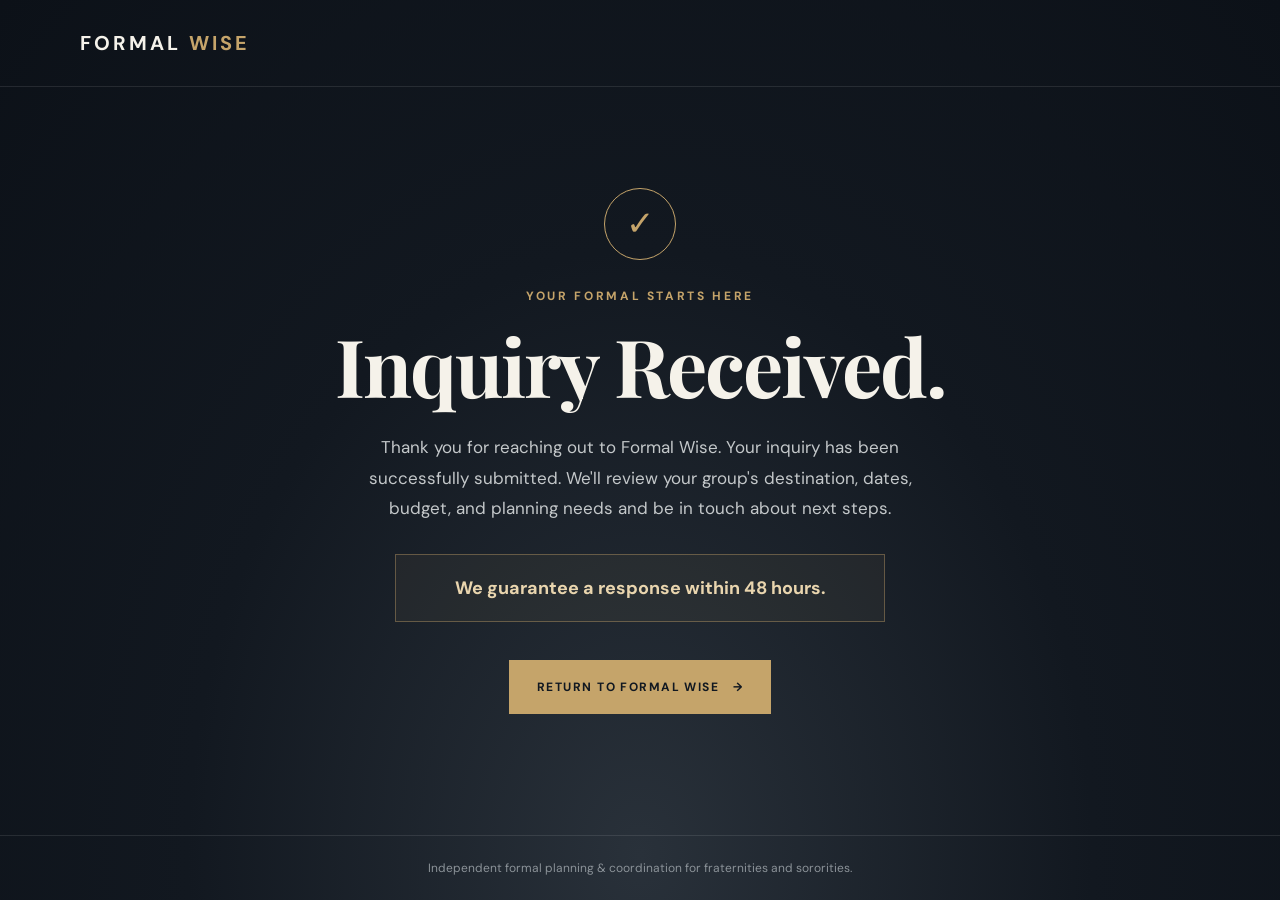
<file: thanks.html>
<!doctype html>
<html lang="en">
<head>
<meta charset="utf-8"><meta name="viewport" content="width=device-width, initial-scale=1">
<title>Inquiry Received | Formal Wise</title>
<meta name="robots" content="noindex">
<link rel="preconnect" href="https://fonts.googleapis.com"><link rel="preconnect" href="https://fonts.gstatic.com" crossorigin>
<link href="https://fonts.googleapis.com/css2?family=DM+Sans:wght@400;500;600;700&family=Playfair+Display:wght@600;700&display=swap" rel="stylesheet">
<style>
:root{color-scheme:dark}*{box-sizing:border-box}body{margin:0;min-height:100vh;background:radial-gradient(ellipse at 50% 95%,#29313a 0%,#121820 50%,#0c1118 100%);color:#f5f2ea;font-family:'DM Sans',sans-serif;display:flex;flex-direction:column}nav{padding:30px max(24px,calc((100vw - 1120px)/2));border-bottom:1px solid #ffffff19}.brand{font-size:20px;letter-spacing:.15em;font-weight:700;text-decoration:none;color:#f5f2ea}.brand span{color:#c5a46a}main{flex:1;display:flex;align-items:center;justify-content:center;padding:70px 24px 90px;text-align:center}.panel{max-width:760px}.check{margin:0 auto 28px;width:72px;height:72px;border:1px solid #c5a46a;border-radius:50%;display:grid;place-items:center;color:#c5a46a;font-size:34px}.eyebrow{font-size:12px;font-weight:700;letter-spacing:.22em;color:#c5a46a;margin:0 0 18px}h1{font:700 clamp(48px,8vw,80px)/1.08 'Playfair Display',serif;letter-spacing:-.025em;margin:0 0 24px}.copy{font-size:17px;line-height:1.8;color:#c4c8ca;max-width:580px;margin:0 auto 30px}.guarantee{border:1px solid #c5a46a66;background:#c5a46a0f;padding:21px 24px;max-width:490px;margin:0 auto 38px;color:#e9d5ae;font-weight:700;font-size:18px}.button{display:inline-block;background:#c5a46a;color:#111821;text-decoration:none;font-weight:700;font-size:12px;letter-spacing:.12em;padding:19px 28px;transition:background .2s}.button:hover{background:#e2c58f}footer{text-align:center;padding:24px;color:#8b9298;font-size:12px;border-top:1px solid #ffffff19}
</style>
</head>
<body>
<nav><a class="brand" href="./">FORMAL <span>WISE</span></a></nav>
<main><section class="panel" aria-labelledby="title"><div class="check" aria-hidden="true">✓</div><p class="eyebrow">YOUR FORMAL STARTS HERE</p><h1 id="title">Inquiry Received.</h1><p class="copy">Thank you for reaching out to Formal Wise. Your inquiry has been successfully submitted. We'll review your group's destination, dates, budget, and planning needs and be in touch about next steps.</p><div class="guarantee">We guarantee a response within 48 hours.</div><a class="button" href="./">RETURN TO FORMAL WISE &nbsp; →</a></section></main>
<footer>Independent formal planning &amp; coordination for fraternities and sororities.</footer>
</body></html>
</file>
<file: styles.css>
*{box-sizing:border-box}html{scroll-behavior:smooth}body{margin:0;font-family:"DM Sans",sans-serif;color:#171717;background:#f7f5f0}.wrap{width:min(1120px,calc(100% - 40px));margin:auto}.hero{min-height:760px;background:radial-gradient(circle at 80% 20%,#30343c 0,#17191e 34%,#0c0d10 75%);color:#fff;position:relative;overflow:hidden}.nav{height:88px;display:flex;align-items:center;justify-content:space-between;border-bottom:1px solid #ffffff1c;position:relative;z-index:3}.brand{font-weight:700;letter-spacing:.12em;font-size:18px}.brand span{color:#c7a86d}.nav-cta{color:#fff;text-decoration:none;font-size:12px;letter-spacing:.13em;border-bottom:1px solid #c7a86d;padding-bottom:5px}.hero-content{padding-top:110px;position:relative;z-index:2}.eyebrow{font-size:11px;font-weight:700;letter-spacing:.2em;color:#c7a86d;margin:0 0 20px}.eyebrow.dark{color:#8c6b32}.hero h1,.intro h2,.plan h2,.destinations h2{font-family:"Playfair Display",serif;font-size:clamp(48px,7vw,82px);line-height:.98;margin:0;letter-spacing:-.035em}.hero h1 em,.intro h2 em,.plan h2 em{color:#c7a86d;font-weight:600}.hero-copy{max-width:670px;color:#c9cbd0;font-size:17px;line-height:1.7;margin:30px 0 34px}.button{display:inline-flex;align-items:center;justify-content:space-between;gap:40px;text-decoration:none;border:0;cursor:pointer;font-weight:700;letter-spacing:.08em;font-size:12px;padding:19px 23px}.primary{background:#c7a86d;color:#111}.skyline{position:absolute;bottom:0;left:0;width:100%;height:230px;opacity:.13;background:linear-gradient(transparent,#fff1)}.skyline span{position:absolute;bottom:0;left:var(--x);width:var(--w);height:var(--h);background:#fff;border-radius:2px 2px 0 0}.intro{padding:110px 0}.intro h2,.plan h2{font-size:clamp(40px,5.5vw,64px)}.lead{font-size:18px;line-height:1.7;max-width:700px;color:#64605a;margin:28px 0 60px}.services{display:grid;grid-template-columns:repeat(3,1fr);border-top:1px solid #d9d4ca;border-left:1px solid #d9d4ca}.services article{padding:32px;border-right:1px solid #d9d4ca;border-bottom:1px solid #d9d4ca;min-height:210px}.services b{color:#a78953;font-size:12px}.services h3{font-family:"Playfair Display",serif;font-size:24px;margin:25px 0 10px}.services p{color:#716d66;line-height:1.6;font-size:14px}.destinations{background:#15171b;color:#fff;padding:90px 0}.destinations h2{font-size:clamp(38px,5vw,60px);margin-bottom:45px}.destination-list{display:flex;flex-wrap:wrap;gap:10px}.destination-list span{border:1px solid #ffffff25;padding:14px 18px;font-size:12px;letter-spacing:.08em;color:#ddd}.plan{padding:110px 0}.form-heading{display:grid;grid-template-columns:1.15fr .85fr;gap:80px;align-items:end;margin-bottom:60px}.form-heading>p{color:#66625c;line-height:1.7}.inquiry-form{background:#fff;padding:42px;display:grid;grid-template-columns:1fr 1fr;gap:25px 28px;box-shadow:0 18px 60px #0000000a}.field{display:flex;flex-direction:column;gap:9px}.full{grid-column:1/-1}label,legend{font-size:12px;font-weight:700;letter-spacing:.04em}label span{font-weight:400;color:#777}input,select,textarea{width:100%;border:1px solid #d8d4cb;background:#fbfaf7;padding:15px;font:inherit;font-size:14px;outline:none;border-radius:0}input:focus,select:focus,textarea:focus{border-color:#a78953}fieldset{border:0;padding:8px 0 0;margin:0}.checks{display:grid;grid-template-columns:repeat(3,1fr);gap:12px;margin-top:15px}.checks label{border:1px solid #ddd8ce;padding:14px;font-weight:500}.checks input,.consent input{width:auto}.consent{display:flex;align-items:flex-start;gap:10px;font-weight:500;line-height:1.5}.privacy{font-size:12px;color:#777;margin:0}.submit{background:#17191e;color:#fff;margin-top:5px}.hidden{display:none}footer{background:#0c0d10;color:#aaa;padding:38px 0}.footer-inner{display:flex;align-items:center;justify-content:space-between;gap:20px;font-size:12px}.footer-inner .brand{color:#fff}@media(max-width:760px){.hero{min-height:700px}.nav{height:72px}.hero-content{padding-top:90px}.services{grid-template-columns:1fr}.form-heading{grid-template-columns:1fr;gap:24px}.inquiry-form{grid-template-columns:1fr;padding:24px}.full{grid-column:1}.checks{grid-template-columns:1fr}.footer-inner{flex-direction:column;align-items:flex-start}.nav-cta{display:none}}
</file>
